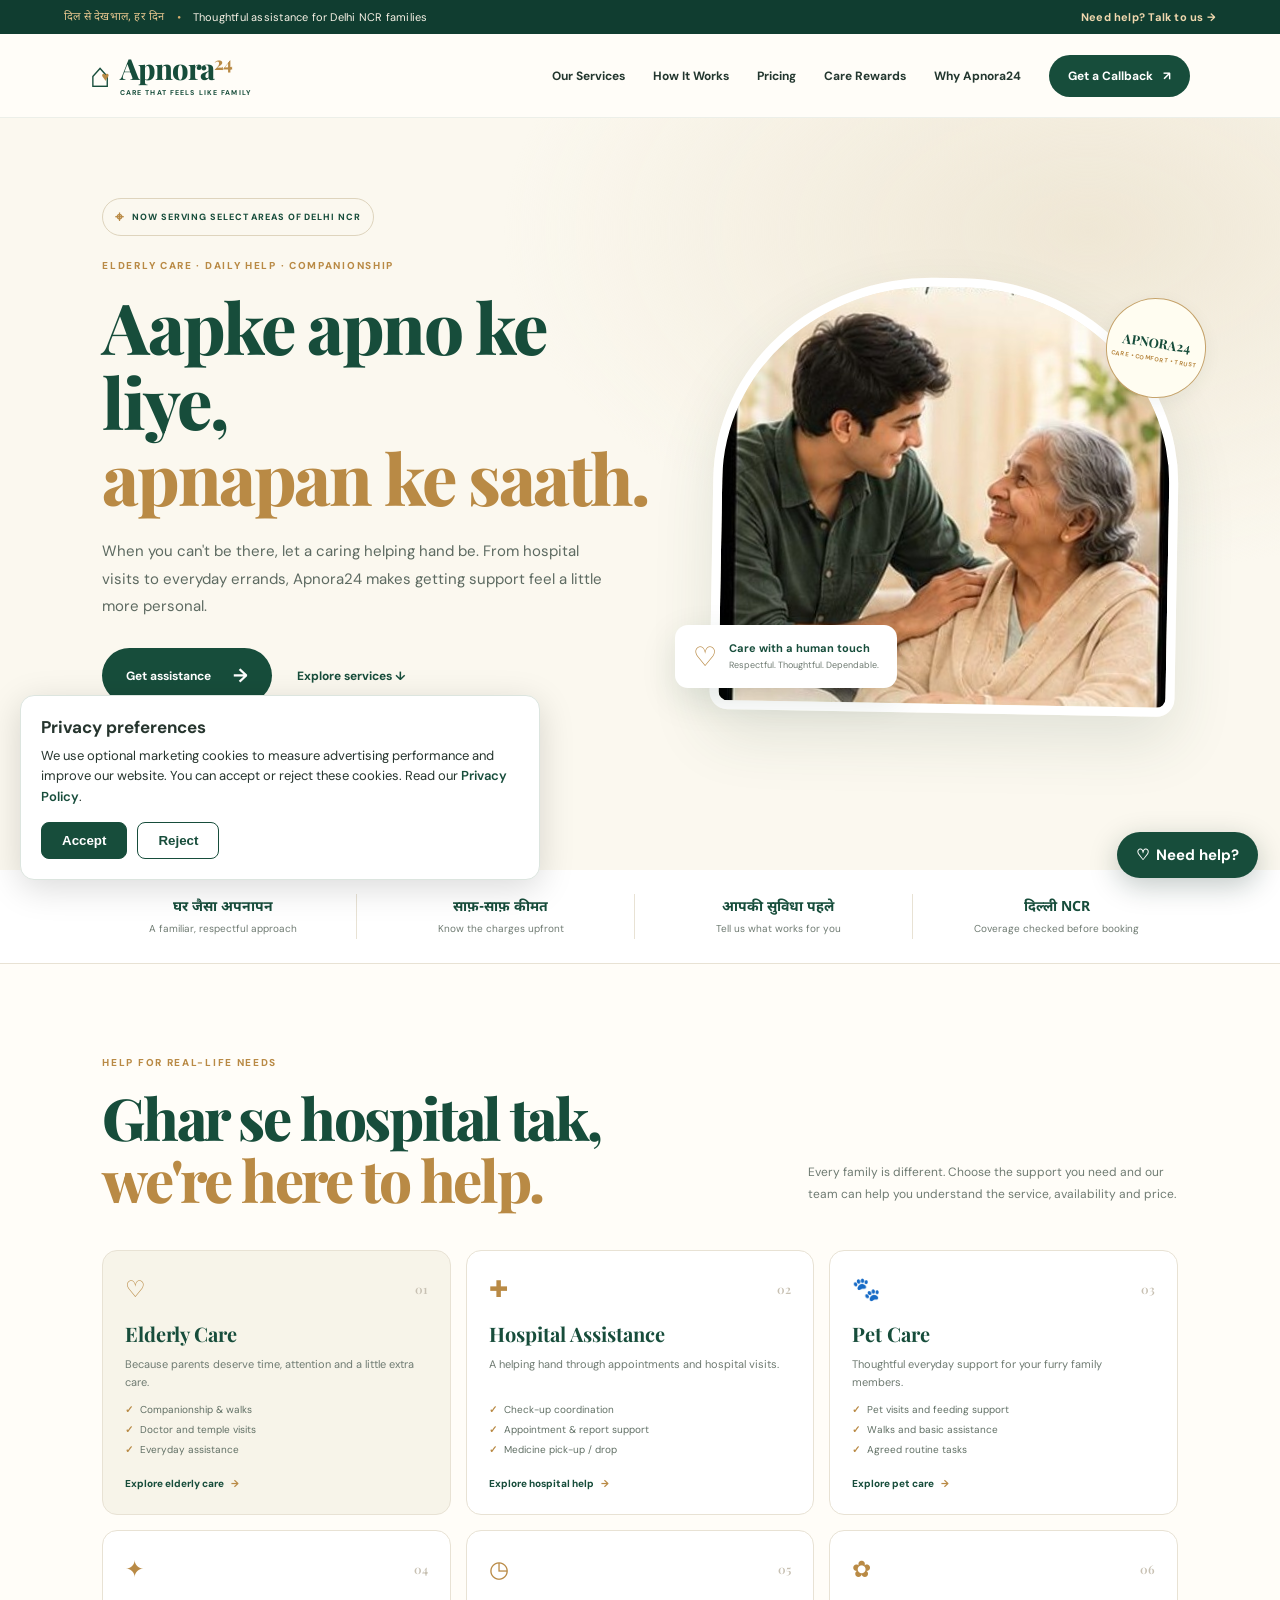
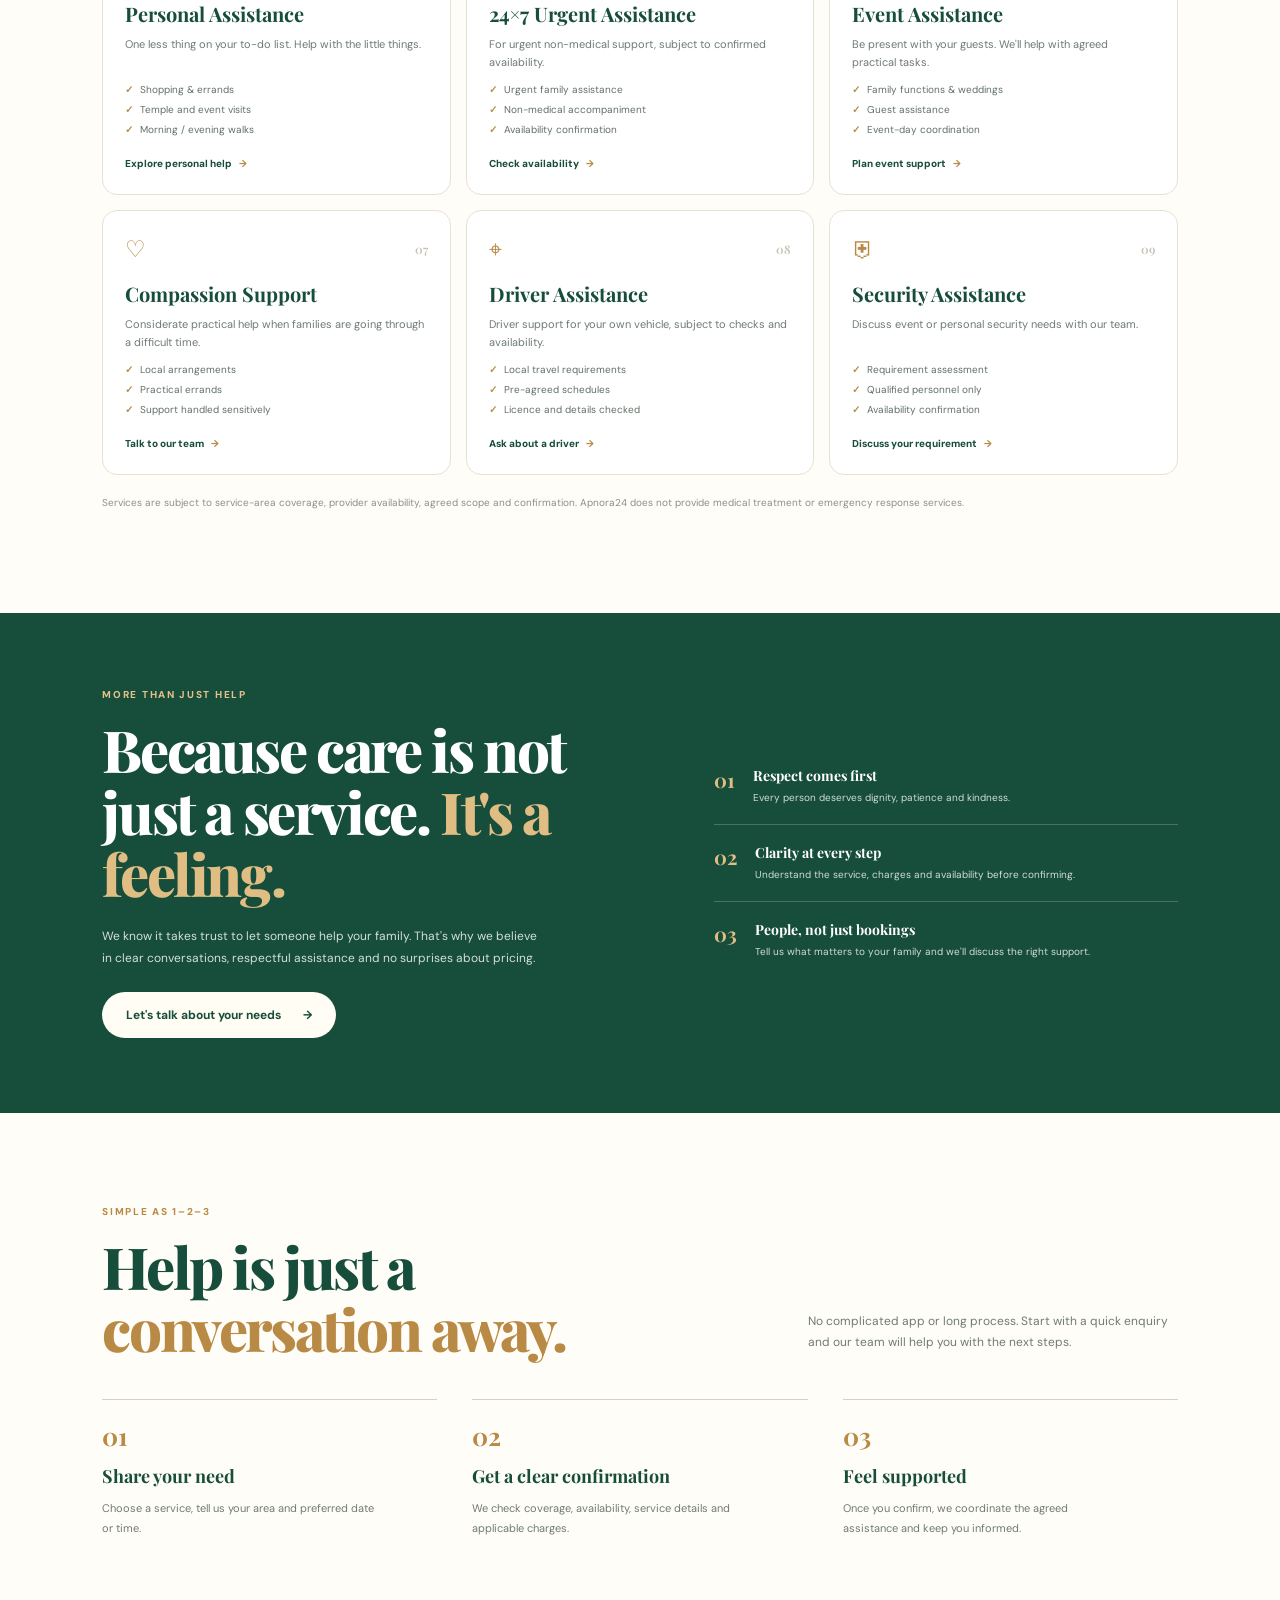
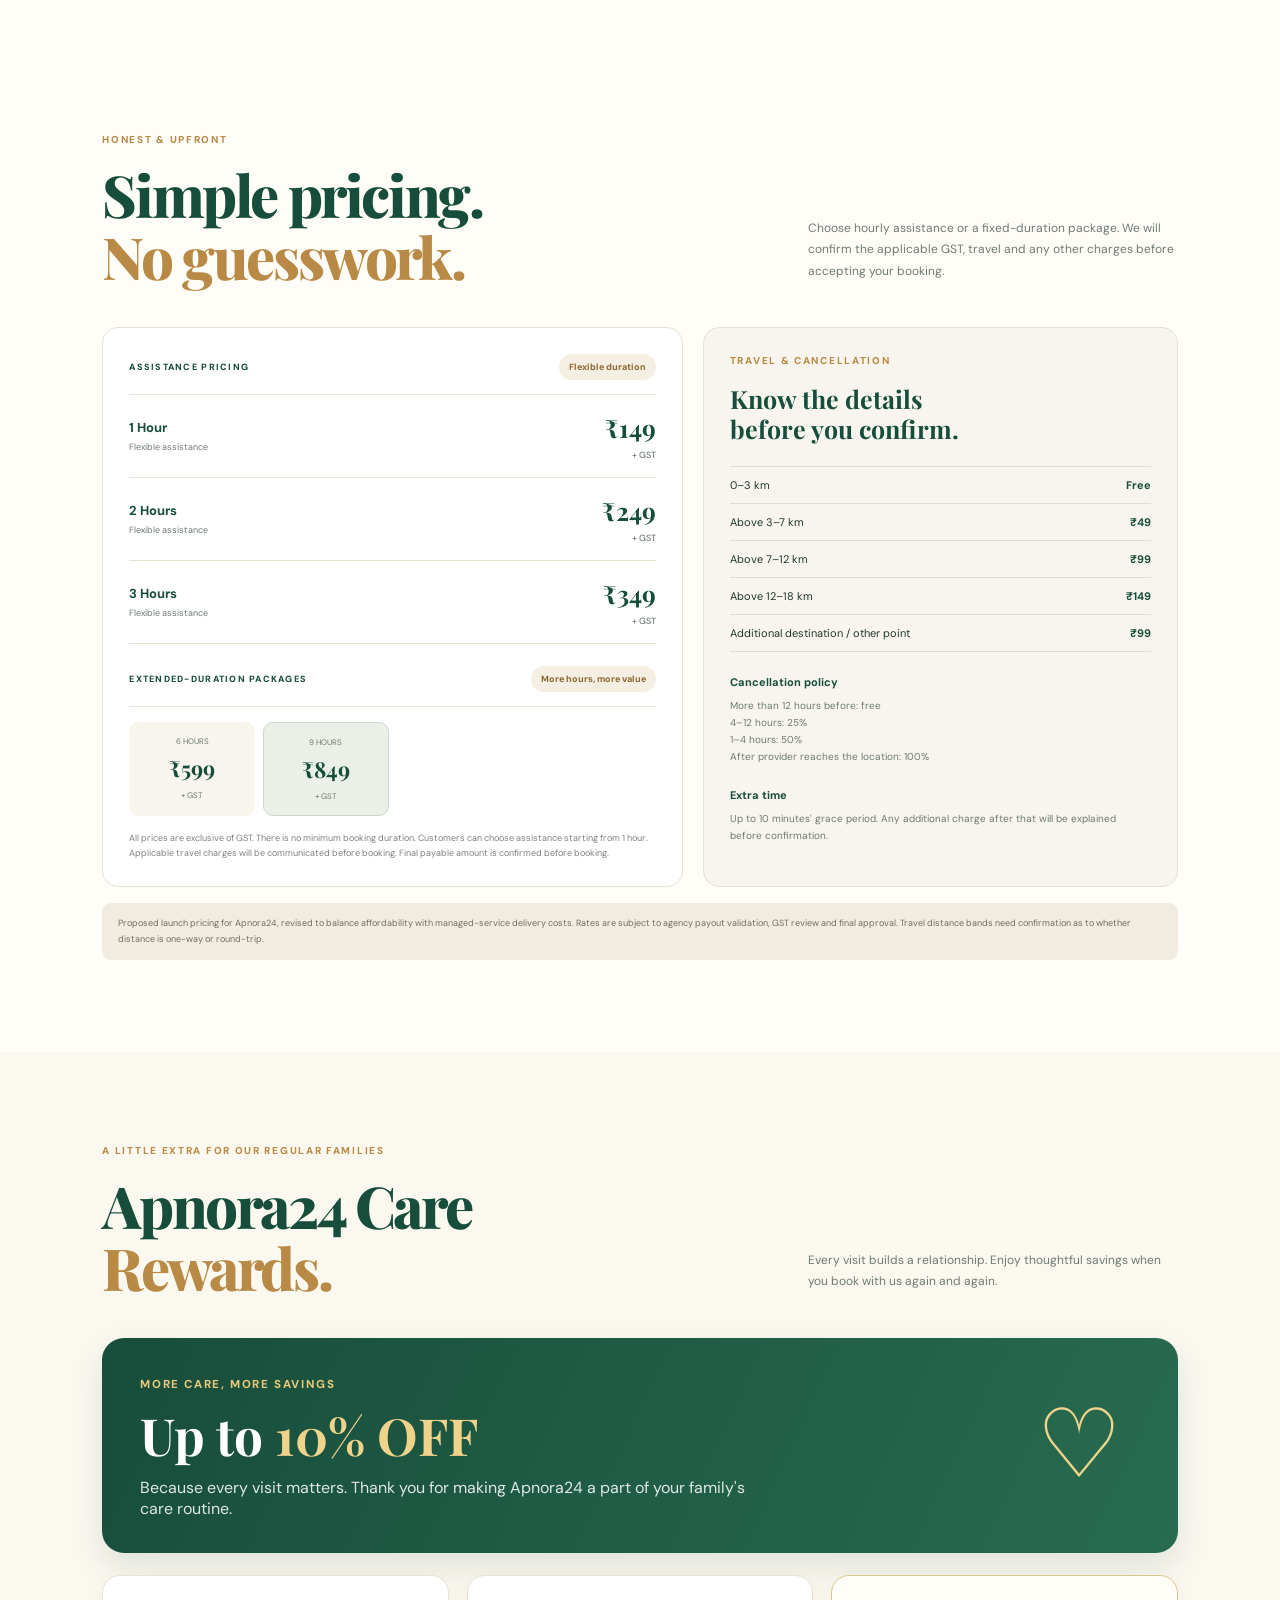
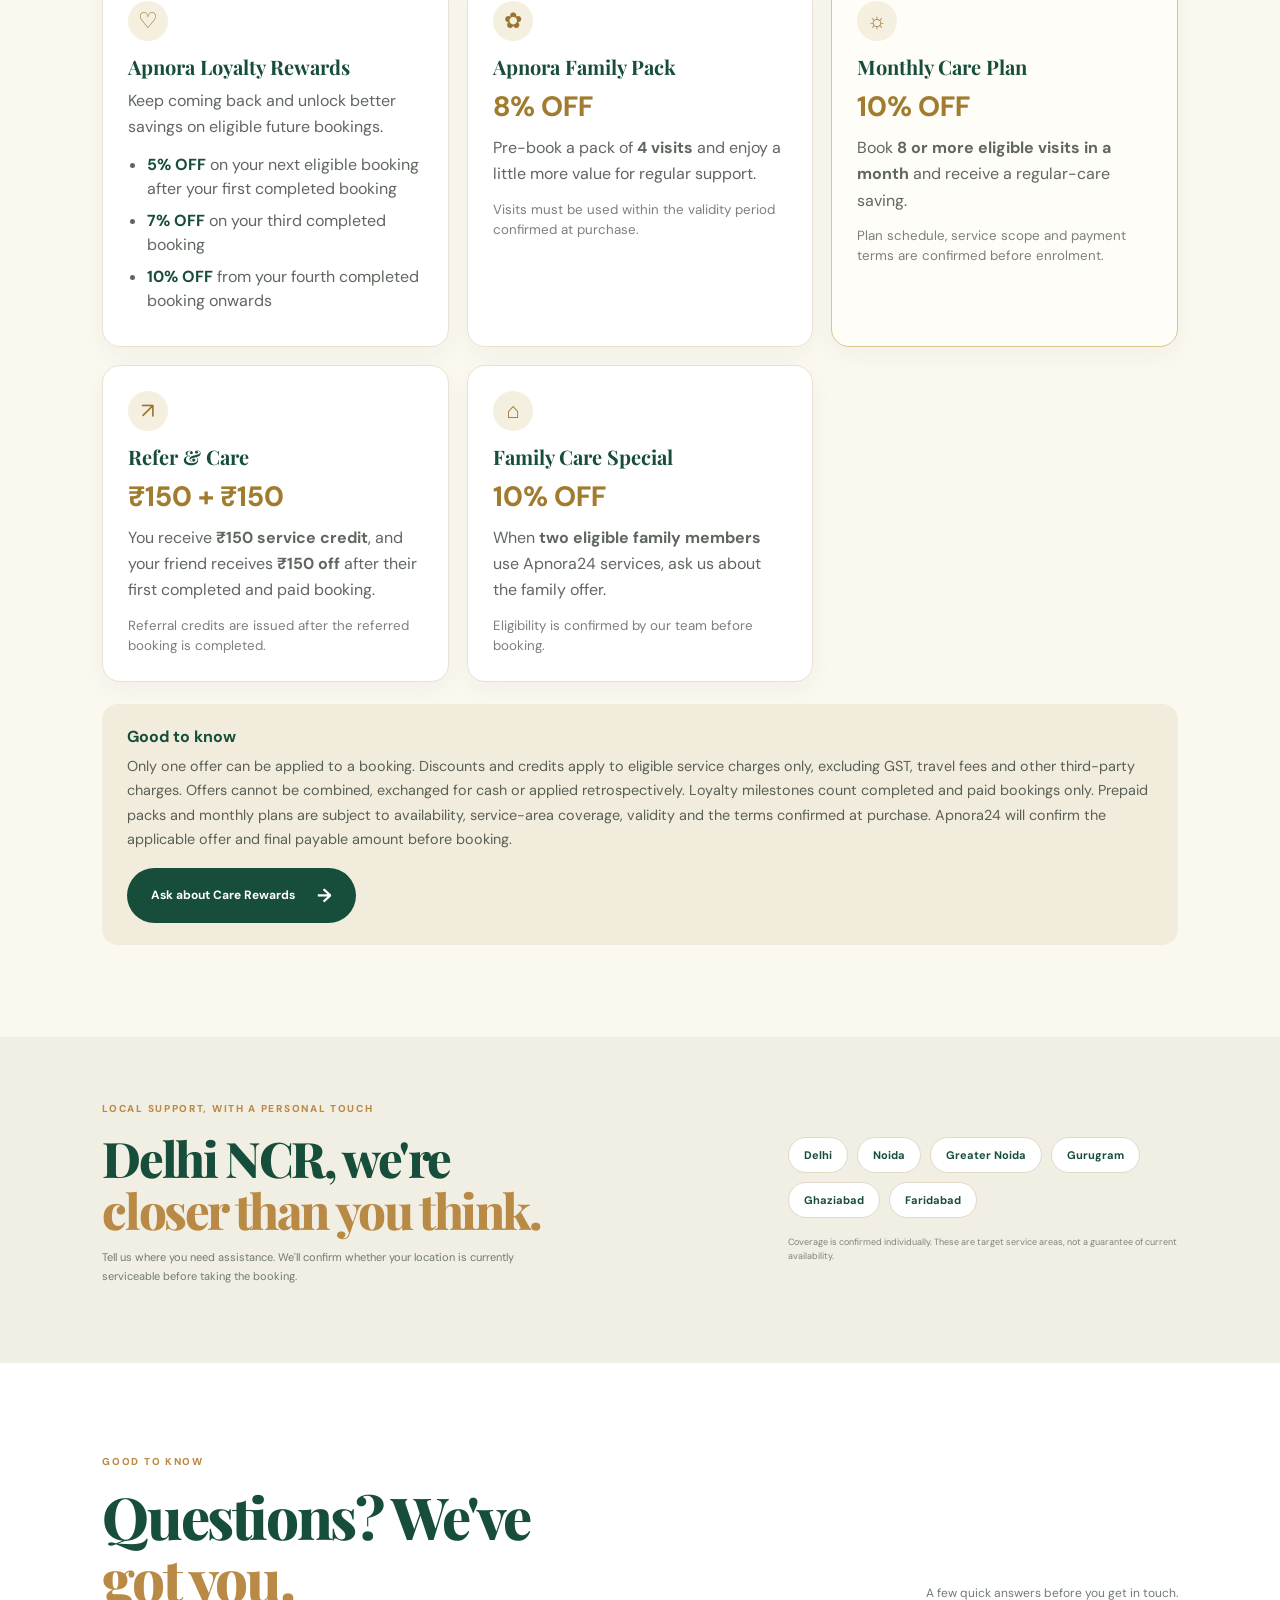
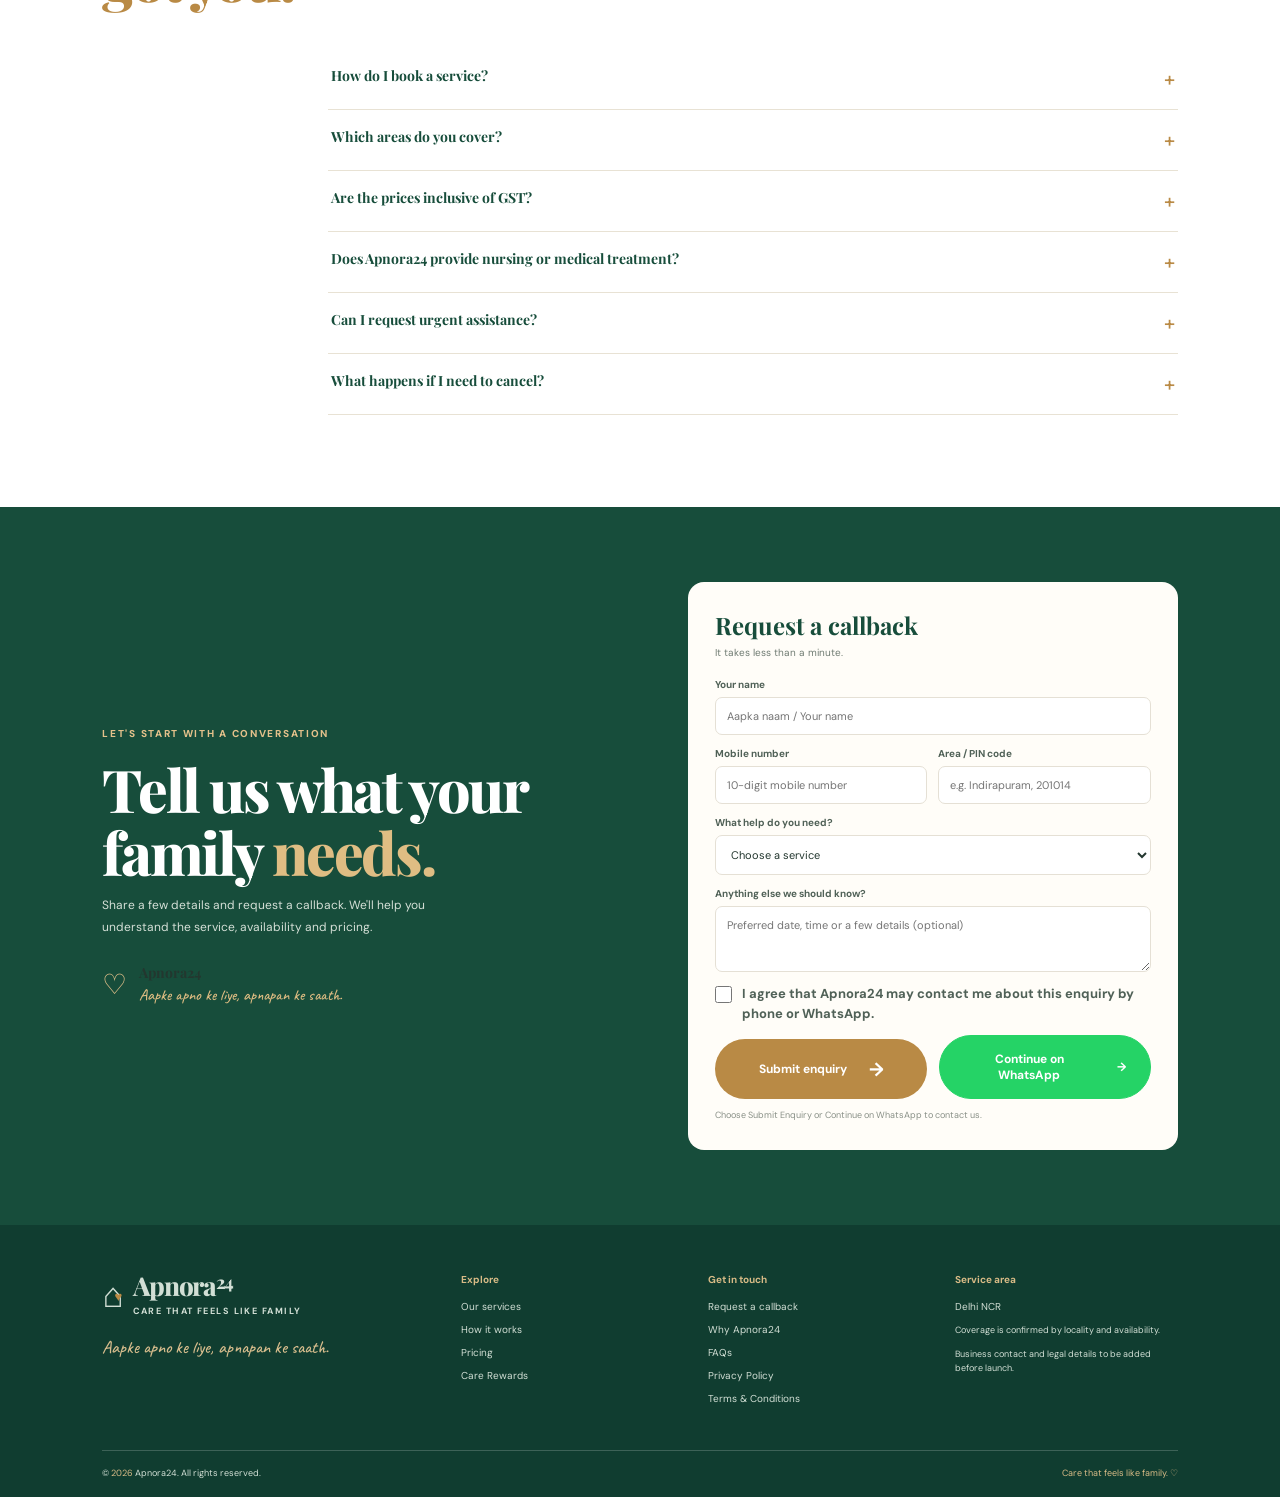
<file: apnora24-simple-netlify/index.html>
<!doctype html>
<html lang="en">
<head>
<meta charset="utf-8"><meta name="viewport" content="width=device-width, initial-scale=1">
<meta name="theme-color" content="#174d3b">
<meta name="robots" content="index, follow, max-image-preview:large">
<link rel="canonical" href="https://apnora24.in/">
<meta property="og:type" content="website">
<meta property="og:site_name" content="Apnora24">
<meta property="og:title" content="Apnora24 | Aapke apno ke liye, apnapan ke saath">
<meta property="og:description" content="Thoughtful elderly care, hospital assistance, pet care and everyday help for families across Delhi NCR.">
<meta property="og:url" content="https://apnora24.in/">
<meta property="og:image" content="https://apnora24.in/assets/care-companionship.jpg">
<meta property="og:image:alt" content="A warm moment between a caregiver and an elderly woman">
<meta name="twitter:card" content="summary_large_image">
<meta name="twitter:title" content="Apnora24 | Care that feels like family">
<meta name="twitter:description" content="Thoughtful assistance for families across Delhi NCR.">
<meta name="twitter:image" content="https://apnora24.in/assets/care-companionship.jpg">
<meta name="twitter:image:alt" content="A warm moment between a caregiver and an elderly woman">
<script type="application/ld+json">
{
  "@context": "https://schema.org",
  "@type": "Organization",
  "name": "Apnora24",
  "url": "https://apnora24.in/",
  "description": "Apnora24 provides non-clinical elderly care, hospital assistance, pet care and everyday assistance, subject to service-area coverage and availability.",
  "areaServed": {
    "@type": "AdministrativeArea",
    "name": "Delhi NCR, India"
  }
}
</script>
<meta name="description" content="Apnora24 brings thoughtful elderly care, hospital assistance, pet care and everyday help to families across Delhi NCR. Aapke apno ke liye, apnapan ke saath.">
<title>Apnora24 | Aapke apno ke liye, apnapan ke saath</title>
<link rel="preconnect" href="https://fonts.googleapis.com"><link rel="preconnect" href="https://fonts.gstatic.com" crossorigin>
<link href="https://fonts.googleapis.com/css2?family=DM+Sans:wght@400;500;600;700;800&family=Playfair+Display:wght@600;700;800&family=Noto+Sans+Devanagari:wght@400;500;600;700&family=Caveat:wght@500;600&display=swap" rel="stylesheet">
<link rel="stylesheet" href="styles.css?v=1.0.1">
<link rel="stylesheet" href="chat-widget.css?v=1.0.1">

<!-- Meta Pixel: consent-aware implementation -->
<script>
(function () {
  const PIXEL_ID = '1495235305780055';
  const CONSENT_KEY = 'apnora24_marketing_consent';

  function loadMetaPixel() {
    if (window.apnoraPixelLoaded) return;

    window.apnoraPixelLoaded = true;

    !function(f,b,e,v,n,t,s)
    {
      if(f.fbq)return;
      n=f.fbq=function(){
        n.callMethod ?
        n.callMethod.apply(n,arguments) : n.queue.push(arguments);
      };
      if(!f._fbq)f._fbq=n;
      n.push=n;
      n.loaded=true;
      n.version='2.0';
      n.queue=[];
      t=b.createElement(e);
      t.async=true;
      t.src=v;
      s=b.getElementsByTagName(e)[0];
      s.parentNode.insertBefore(t,s);
    }(window, document, 'script',
      'https://connect.facebook.net/en_US/fbevents.js');

    fbq('init', PIXEL_ID);
    fbq('track', 'PageView');
  }

  window.apnoraEnableMarketingTracking = function () {
    try {
      localStorage.setItem(CONSENT_KEY, 'accepted');
    } catch (e) {}

    loadMetaPixel();
  };

  window.apnoraRejectMarketingTracking = function () {
    try {
      localStorage.setItem(CONSENT_KEY, 'rejected');
    } catch (e) {}
  };

  try {
    if (localStorage.getItem(CONSENT_KEY) === 'accepted') {
      loadMetaPixel();
    }
  } catch (e) {}
})();
</script>
<!-- End consent-aware Meta Pixel -->
</head>
<body>
<div class="announcement"><span>दिल से देखभाल, हर दिन</span><i>•</i> Thoughtful assistance for Delhi NCR families <a href="#enquiry">Need help? Talk to us <b>→</b></a></div>
<header class="header">
  <a class="brand" href="#home" aria-label="Apnora24 home"><span class="brand-symbol">⌂<b>♥</b></span><span class="brand-name">Apnora<span>24</span><small>CARE THAT FEELS LIKE FAMILY</small></span></a>
  <button class="menu-toggle" aria-label="Open navigation" aria-expanded="false">☰</button>
  <nav class="nav"><a href="#services">Our Services</a><a href="#how">How It Works</a><a href="#pricing">Pricing</a><a href="#care-rewards">Care Rewards</a><a href="#why">Why Apnora24</a><a class="nav-cta" href="#enquiry">Get a Callback <span>↗</span></a></nav>
</header>

<main>
<section class="hero" id="home">
 <div class="hero-copy">
  <div class="location-pill"><span>⌖</span> NOW SERVING SELECT AREAS OF DELHI NCR</div>
  <div class="eyebrow">ELDERLY CARE · DAILY HELP · COMPANIONSHIP</div>
  <h1>Aapke apno ke liye,<br><em>apnapan ke saath.</em></h1>
  <p class="hero-lead">When you can't be there, let a caring helping hand be. From hospital visits to everyday errands, Apnora24 makes getting support feel a little more personal.</p>
  <div class="hero-actions"><a class="btn btn-primary" href="#enquiry">Get assistance <span>→</span></a><a class="text-link" href="#services">Explore services <span>↓</span></a></div>
  <div class="hero-assurance"><span>✓ Clear pricing before confirmation</span><span>✓ Support for everyday needs</span></div>
  <div class="hero-hindi">“Apno ka khayal, ab aur aasaan.”</div>
 </div>
 <div class="hero-visual"><div class="hero-photo"><img src="assets/care-companionship.jpg" alt="A warm moment between a caregiver and an elderly woman"></div><div class="floating-card"><span class="heart">♡</span><div><b>Care with a human touch</b><small>Respectful. Thoughtful. Dependable.</small></div></div><div class="round-stamp">APNORA24<br><small>CARE • COMFORT • TRUST</small></div></div>
</section>

<section class="quick-benefits"><div><b>घर जैसा अपनापन</b><span>A familiar, respectful approach</span></div><div><b>साफ़-साफ़ कीमत</b><span>Know the charges upfront</span></div><div><b>आपकी सुविधा पहले</b><span>Tell us what works for you</span></div><div><b>दिल्ली NCR</b><span>Coverage checked before booking</span></div></section>

<section class="section services-section" id="services">
 <div class="section-heading"><div><div class="eyebrow">HELP FOR REAL-LIFE NEEDS</div><h2>Ghar se hospital tak,<br><em>we're here to help.</em></h2></div><p>Every family is different. Choose the support you need and our team can help you understand the service, availability and price.</p></div>
 <div class="service-grid">
  <article class="service-card featured"><div class="service-top"><span class="service-icon">♡</span><span class="service-number">01</span></div><h3>Elderly Care</h3><p>Because parents deserve time, attention and a little extra care.</p><ul><li>Companionship & walks</li><li>Doctor and temple visits</li><li>Everyday assistance</li></ul><a href="#enquiry">Explore elderly care <span>→</span></a></article>
  <article class="service-card"><div class="service-top"><span class="service-icon">✚</span><span class="service-number">02</span></div><h3>Hospital Assistance</h3><p>A helping hand through appointments and hospital visits.</p><ul><li>Check-up coordination</li><li>Appointment & report support</li><li>Medicine pick-up / drop</li></ul><a href="#enquiry">Explore hospital help <span>→</span></a></article>
  <article class="service-card"><div class="service-top"><span class="service-icon">🐾</span><span class="service-number">03</span></div><h3>Pet Care</h3><p>Thoughtful everyday support for your furry family members.</p><ul><li>Pet visits and feeding support</li><li>Walks and basic assistance</li><li>Agreed routine tasks</li></ul><a href="#enquiry">Explore pet care <span>→</span></a></article>
  <article class="service-card"><div class="service-top"><span class="service-icon">✦</span><span class="service-number">04</span></div><h3>Personal Assistance</h3><p>One less thing on your to-do list. Help with the little things.</p><ul><li>Shopping & errands</li><li>Temple and event visits</li><li>Morning / evening walks</li></ul><a href="#enquiry">Explore personal help <span>→</span></a></article>
  <article class="service-card"><div class="service-top"><span class="service-icon">◷</span><span class="service-number">05</span></div><h3>24×7 Urgent Assistance</h3><p>For urgent non-medical support, subject to confirmed availability.</p><ul><li>Urgent family assistance</li><li>Non-medical accompaniment</li><li>Availability confirmation</li></ul><a href="#enquiry">Check availability <span>→</span></a></article>
  <article class="service-card"><div class="service-top"><span class="service-icon">✿</span><span class="service-number">06</span></div><h3>Event Assistance</h3><p>Be present with your guests. We'll help with agreed practical tasks.</p><ul><li>Family functions & weddings</li><li>Guest assistance</li><li>Event-day coordination</li></ul><a href="#enquiry">Plan event support <span>→</span></a></article>
  <article class="service-card"><div class="service-top"><span class="service-icon">♡</span><span class="service-number">07</span></div><h3>Compassion Support</h3><p>Considerate practical help when families are going through a difficult time.</p><ul><li>Local arrangements</li><li>Practical errands</li><li>Support handled sensitively</li></ul><a href="#enquiry">Talk to our team <span>→</span></a></article>
  <article class="service-card"><div class="service-top"><span class="service-icon">⌖</span><span class="service-number">08</span></div><h3>Driver Assistance</h3><p>Driver support for your own vehicle, subject to checks and availability.</p><ul><li>Local travel requirements</li><li>Pre-agreed schedules</li><li>Licence and details checked</li></ul><a href="#enquiry">Ask about a driver <span>→</span></a></article>
  <article class="service-card"><div class="service-top"><span class="service-icon">⛨</span><span class="service-number">09</span></div><h3>Security Assistance</h3><p>Discuss event or personal security needs with our team.</p><ul><li>Requirement assessment</li><li>Qualified personnel only</li><li>Availability confirmation</li></ul><a href="#enquiry">Discuss your requirement <span>→</span></a></article>
 </div>
 <p class="section-footnote">Services are subject to service-area coverage, provider availability, agreed scope and confirmation. Apnora24 does not provide medical treatment or emergency response services.</p>
</section>

<section class="family-banner" id="why"><div class="family-copy"><div class="eyebrow light">MORE THAN JUST HELP</div><h2>Because care is not<br>just a service. <em>It's a feeling.</em></h2><p>We know it takes trust to let someone help your family. That's why we believe in clear conversations, respectful assistance and no surprises about pricing.</p><a class="btn btn-light" href="#enquiry">Let's talk about your needs <span>→</span></a></div><div class="family-points"><div><b>01</b><span><strong>Respect comes first</strong><small>Every person deserves dignity, patience and kindness.</small></span></div><div><b>02</b><span><strong>Clarity at every step</strong><small>Understand the service, charges and availability before confirming.</small></span></div><div><b>03</b><span><strong>People, not just bookings</strong><small>Tell us what matters to your family and we'll discuss the right support.</small></span></div></div></section>

<section class="section how-section" id="how"><div class="section-heading"><div><div class="eyebrow">SIMPLE AS 1–2–3</div><h2>Help is just a<br><em>conversation away.</em></h2></div><p>No complicated app or long process. Start with a quick enquiry and our team will help you with the next steps.</p></div><div class="steps"><div><span>01</span><h3>Share your need</h3><p>Choose a service, tell us your area and preferred date or time.</p></div><div><span>02</span><h3>Get a clear confirmation</h3><p>We check coverage, availability, service details and applicable charges.</p></div><div><span>03</span><h3>Feel supported</h3><p>Once you confirm, we coordinate the agreed assistance and keep you informed.</p></div></div></section>

<section class="section pricing-section" id="pricing"><div class="section-heading"><div><div class="eyebrow">HONEST & UPFRONT</div><h2>Simple pricing.<br><em>No guesswork.</em></h2></div><p>Choose hourly assistance or a fixed-duration package. We will confirm the applicable GST, travel and any other charges before accepting your booking.</p></div>
 <div class="pricing-layout">
    <div class="price-panel">
      <div class="price-panel-head"><span>ASSISTANCE PRICING</span><span class="price-tag">Flexible duration</span></div>
      <div class="hourly-row"><div><strong>1 Hour</strong><small>Flexible assistance</small></div><div class="price">₹149<small>+ GST</small></div></div>
      <div class="hourly-row"><div><strong>2 Hours</strong><small>Flexible assistance</small></div><div class="price">₹249<small>+ GST</small></div></div>
      <div class="hourly-row"><div><strong>3 Hours</strong><small>Flexible assistance</small></div><div class="price">₹349<small>+ GST</small></div></div>
      <div class="price-panel-head package-title"><span>EXTENDED-DURATION PACKAGES</span><span class="price-tag">More hours, more value</span></div>
      <div class="package-grid"><div class="package"><small>6 HOURS</small><strong>₹599</strong><span>+ GST</span></div><div class="package best"><small>9 HOURS</small><strong>₹849</strong><span>+ GST</span></div></div>
      <p class="price-note">All prices are exclusive of GST. There is no minimum booking duration. Customers can choose assistance starting from 1 hour. Applicable travel charges will be communicated before booking. Final payable amount is confirmed before booking.</p>
    </div>
    <div class="fees-panel"><div class="eyebrow">TRAVEL & CANCELLATION</div><h3>Know the details<br>before you confirm.</h3><div class="fee-list"><div><span>0–3 km</span><b>Free</b></div><div><span>Above 3–7 km</span><b>₹49</b></div><div><span>Above 7–12 km</span><b>₹99</b></div><div><span>Above 12–18 km</span><b>₹149</b></div><div><span>Additional destination / other point</span><b>₹99</b></div></div><div class="policy-mini"><strong>Cancellation policy</strong><p>More than 12 hours before: free<br>4–12 hours: 25%<br>1–4 hours: 50%<br>After provider reaches the location: 100%</p></div><div class="policy-mini"><strong>Extra time</strong><p>Up to 10 minutes' grace period. Any additional charge after that will be explained before confirmation.</p></div></div></div>
 <div class="pricing-disclaimer">Proposed launch pricing for Apnora24, revised to balance affordability with managed-service delivery costs. Rates are subject to agency payout validation, GST review and final approval. Travel distance bands need confirmation as to whether distance is one-way or round-trip.</div>
</section>

<section class="section rewards-section" id="care-rewards">
  <div class="section-heading">
    <div>
      <div class="eyebrow">A LITTLE EXTRA FOR OUR REGULAR FAMILIES</div>
      <h2>Apnora24 Care<br><em>Rewards.</em></h2>
    </div>
    <p>Every visit builds a relationship. Enjoy thoughtful savings when you book with us again and again.</p>
  </div>

  <div class="rewards-hero">
    <div>
      <span class="rewards-kicker">MORE CARE, MORE SAVINGS</span>
      <h3>Up to <strong>10% OFF</strong></h3>
      <p>Because every visit matters. Thank you for making Apnora24 a part of your family's care routine.</p>
    </div>
    <div class="rewards-heart" aria-hidden="true">♡</div>
  </div>

  <div class="rewards-grid">
    <article class="reward-card">
      <span class="reward-icon">♡</span>
      <h3>Apnora Loyalty Rewards</h3>
      <p>Keep coming back and unlock better savings on eligible future bookings.</p>
      <ul>
        <li><strong>5% OFF</strong> on your next eligible booking after your first completed booking</li>
        <li><strong>7% OFF</strong> on your third completed booking</li>
        <li><strong>10% OFF</strong> from your fourth completed booking onwards</li>
      </ul>
    </article>

    <article class="reward-card">
      <span class="reward-icon">✿</span>
      <h3>Apnora Family Pack</h3>
      <div class="reward-offer">8% OFF</div>
      <p>Pre-book a pack of <strong>4 visits</strong> and enjoy a little more value for regular support.</p>
      <small>Visits must be used within the validity period confirmed at purchase.</small>
    </article>

    <article class="reward-card featured-reward">
      <span class="reward-icon">☼</span>
      <h3>Monthly Care Plan</h3>
      <div class="reward-offer">10% OFF</div>
      <p>Book <strong>8 or more eligible visits in a month</strong> and receive a regular-care saving.</p>
      <small>Plan schedule, service scope and payment terms are confirmed before enrolment.</small>
    </article>

    <article class="reward-card">
      <span class="reward-icon">↗</span>
      <h3>Refer & Care</h3>
      <div class="reward-offer">₹150 + ₹150</div>
      <p>You receive <strong>₹150 service credit</strong>, and your friend receives <strong>₹150 off</strong> after their first completed and paid booking.</p>
      <small>Referral credits are issued after the referred booking is completed.</small>
    </article>

    <article class="reward-card">
      <span class="reward-icon">⌂</span>
      <h3>Family Care Special</h3>
      <div class="reward-offer">10% OFF</div>
      <p>When <strong>two eligible family members</strong> use Apnora24 services, ask us about the family offer.</p>
      <small>Eligibility is confirmed by our team before booking.</small>
    </article>
  </div>

  <div class="rewards-terms">
    <strong>Good to know</strong>
    <p>Only one offer can be applied to a booking. Discounts and credits apply to eligible service charges only, excluding GST, travel fees and other third-party charges. Offers cannot be combined, exchanged for cash or applied retrospectively. Loyalty milestones count completed and paid bookings only. Prepaid packs and monthly plans are subject to availability, service-area coverage, validity and the terms confirmed at purchase. Apnora24 will confirm the applicable offer and final payable amount before booking.</p>
    <a class="btn btn-primary" href="#enquiry">Ask about Care Rewards <span>→</span></a>
  </div>
</section>


<section class="ncr-section"><div><div class="eyebrow">LOCAL SUPPORT, WITH A PERSONAL TOUCH</div><h2>Delhi NCR, we're<br><em>closer than you think.</em></h2><p>Tell us where you need assistance. We'll confirm whether your location is currently serviceable before taking the booking.</p></div><div class="area-chips"><span>Delhi</span><span>Noida</span><span>Greater Noida</span><span>Gurugram</span><span>Ghaziabad</span><span>Faridabad</span><small>Coverage is confirmed individually. These are target service areas, not a guarantee of current availability.</small></div></section>

<section class="faq-section section" id="faq"><div class="section-heading"><div><div class="eyebrow">GOOD TO KNOW</div><h2>Questions? We've<br><em>got you.</em></h2></div><p>A few quick answers before you get in touch.</p></div><div class="faq-list">
 <details><summary>How do I book a service?</summary><p>Send an enquiry through the form or WhatsApp once the official number is connected. Our team will confirm service details, coverage, availability and price before accepting the booking.</p></details>
 <details><summary>Which areas do you cover?</summary><p>Apnora24 is being set up for Delhi NCR. Service availability is checked by locality and schedule, so please share your PIN code or area with your enquiry.</p></details>
 <details><summary>Are the prices inclusive of GST?</summary><p>The hourly rates shown are marked as plus GST. For fixed packages, applicable GST and any travel charges will be clarified in the final quote before confirmation.</p></details>
 <details><summary>Does Apnora24 provide nursing or medical treatment?</summary><p>No. The services described on this website are assistance services, not diagnosis, nursing procedures, medical treatment or ambulance services. Any regulated clinical service would require a separately approved and appropriately qualified service model.</p></details>
 <details><summary>Can I request urgent assistance?</summary><p>You can enquire about urgent non-medical assistance. It is subject to actual team and provider availability and is not an emergency medical response service. For emergencies in India, call 112.</p></details>
 <details><summary>What happens if I need to cancel?</summary><p>The proposed cancellation schedule is shown in the pricing section. The applicable policy and amount will be shared during confirmation. Please verify the final approved policy before placing a booking.</p></details>
 </div></section>

<section class="enquiry-section" id="enquiry"><div class="enquiry-copy"><div class="eyebrow light">LET'S START WITH A CONVERSATION</div><h2>Tell us what your<br>family <em>needs.</em></h2><p>Share a few details and request a callback. We'll help you understand the service, availability and pricing.</p><div class="contact-promise"><span>♡</span><div><b>Apnora24</b><small>Aapke apno ke liye, apnapan ke saath.</small></div></div></div>
 <form class="enquiry-form" id="enquiryForm" name="apnora24-enquiry" method="POST" data-netlify="true" netlify-honeypot="bot-field">
  <input type="hidden" name="form-name" value="apnora24-enquiry">
  <p class="apnora-honeypot" aria-hidden="true"><label>Leave this field empty <input name="bot-field" tabindex="-1" autocomplete="off"></label></p>
  <input type="hidden" name="subject" value="New Apnora24 website enquiry">
  <h3>Request a callback</h3><p class="form-intro">It takes less than a minute.</p>
  <label>Your name<input name="name" required maxlength="100" placeholder="Aapka naam / Your name"></label>
  <div class="form-row"><label>Mobile number<input name="phone" required inputmode="numeric" pattern="[6-9][0-9]{9}" maxlength="10" placeholder="10-digit mobile number"></label><label>Area / PIN code<input name="area" required maxlength="120" placeholder="e.g. Indirapuram, 201014"></label></div>
  <label>What help do you need?<select name="service" required><option value="">Choose a service</option><option>Elderly Care</option><option>Hospital Assistance</option><option>Pet Care</option><option>Personal Assistance</option><option>24×7 Urgent Assistance</option><option>Event Assistance</option><option>Compassion Support</option><option>Driver Assistance</option><option>Security Assistance</option></select></label>
  <label>Anything else we should know?<textarea name="message" rows="3" maxlength="1000" placeholder="Preferred date, time or a few details (optional)"></textarea></label>
  <label class="apnora-consent"><input type="checkbox" name="contactConsent" value="Yes" required><span>I agree that Apnora24 may contact me about this enquiry by phone or WhatsApp.</span></label>
  <div class="form-actions">
  <button class="btn btn-gold" type="submit">
    Submit enquiry <span>→</span>
  </button>

  <button
    class="btn btn-whatsapp"
    type="button"
    id="whatsappEnquiryButton"
  >
    Continue on WhatsApp <span>→</span>
  </button>
</div>

<p class="form-hint" id="formHint" role="status" aria-live="polite">
  Choose Submit Enquiry or Continue on WhatsApp to contact us.
</p>
 </form></section>
</main>
<footer class="footer"><div class="footer-brand"><a class="brand brand-footer" href="#home"><span class="brand-symbol">⌂<b>♥</b></span><span class="brand-name">Apnora<span>24</span><small>CARE THAT FEELS LIKE FAMILY</small></span></a><p>Aapke apno ke liye, apnapan ke saath.</p></div><div><strong>Explore</strong><a href="#services">Our services</a><a href="#how">How it works</a><a href="#pricing">Pricing</a><a href="#care-rewards">Care Rewards</a></div><div><strong>Get in touch</strong><a href="#enquiry">Request a callback</a><a href="#why">Why Apnora24</a><a href="#faq">FAQs</a><a href="privacy-policy.html">Privacy Policy</a><a href="terms.html">Terms &amp; Conditions</a></div><div><strong>Service area</strong><span>Delhi NCR</span><small>Coverage is confirmed by locality and availability.</small><small>Business contact and legal details to be added before launch.</small></div><div class="footer-bottom"><span>© <span id="year"></span> Apnora24. All rights reserved.</span><span>Care that feels like family. ♡</span></div></footer>

<div class="apnora-chat" id="apnoraChat">
  <button class="apnora-chat-launch" id="apnoraChatLaunch" type="button" aria-expanded="false" aria-controls="apnoraChatPanel" aria-label="Open Apnora24 website assistant">♡ <span>Need help?</span></button>
  <section class="apnora-chat-panel" id="apnoraChatPanel" aria-label="Apnora24 help assistant" hidden>
    <header class="apnora-chat-header"><div><strong>Apnora24 Assistant</strong><small>Instant answers · Website help</small></div><button id="apnoraChatClose" type="button" aria-label="Close chat">×</button></header>
    <div class="apnora-chat-messages" id="apnoraChatMessages" aria-live="polite" aria-relevant="additions"><div class="apnora-chat-bubble bot">Namaste! 👋 Welcome to Apnora24. I can help you understand our services, prices, Care Rewards and Delhi NCR coverage. You can also request a callback or continue on WhatsApp.</div></div>
    <div class="apnora-chat-quick" id="apnoraChatQuick" aria-label="Suggested questions"><button type="button" data-chat-action="services">Our services</button><button type="button" data-chat-action="pricing">Pricing</button><button type="button" data-chat-action="rewards">Care Rewards</button><button type="button" data-chat-action="areas">Service areas</button><button type="button" data-chat-action="booking">Request callback</button><button type="button" data-chat-action="whatsapp">WhatsApp</button></div>
    <form class="apnora-chat-input" id="apnoraChatForm"><input id="apnoraChatInput" type="text" maxlength="300" autocomplete="off" placeholder="Type your question..." aria-label="Type your question" required><button type="submit" aria-label="Send message">➤</button></form>
    <p class="apnora-chat-foot">Automated website assistant, not a live agent. For medical emergencies in India, call 112.</p>
  </section>
</div>

<script src="config.js?v=1.0.1"></script><script src="script.js?v=1.0.1"></script>

<!-- Marketing cookie consent -->
<div id="apnoraCookieBanner" class="cookie-banner" hidden>
  <div>
    <strong>Privacy preferences</strong>
    <p>
      We use optional marketing cookies to measure advertising
      performance and improve our website. You can accept or reject
      these cookies. Read our
      <a href="privacy-policy.html">Privacy Policy</a>.
    </p>
  </div>

  <div class="cookie-actions">
    <button type="button" id="apnoraAcceptCookies">
      Accept
    </button>

    <button type="button" id="apnoraRejectCookies">
      Reject
    </button>
  </div>
</div>
</body></html>
</file>
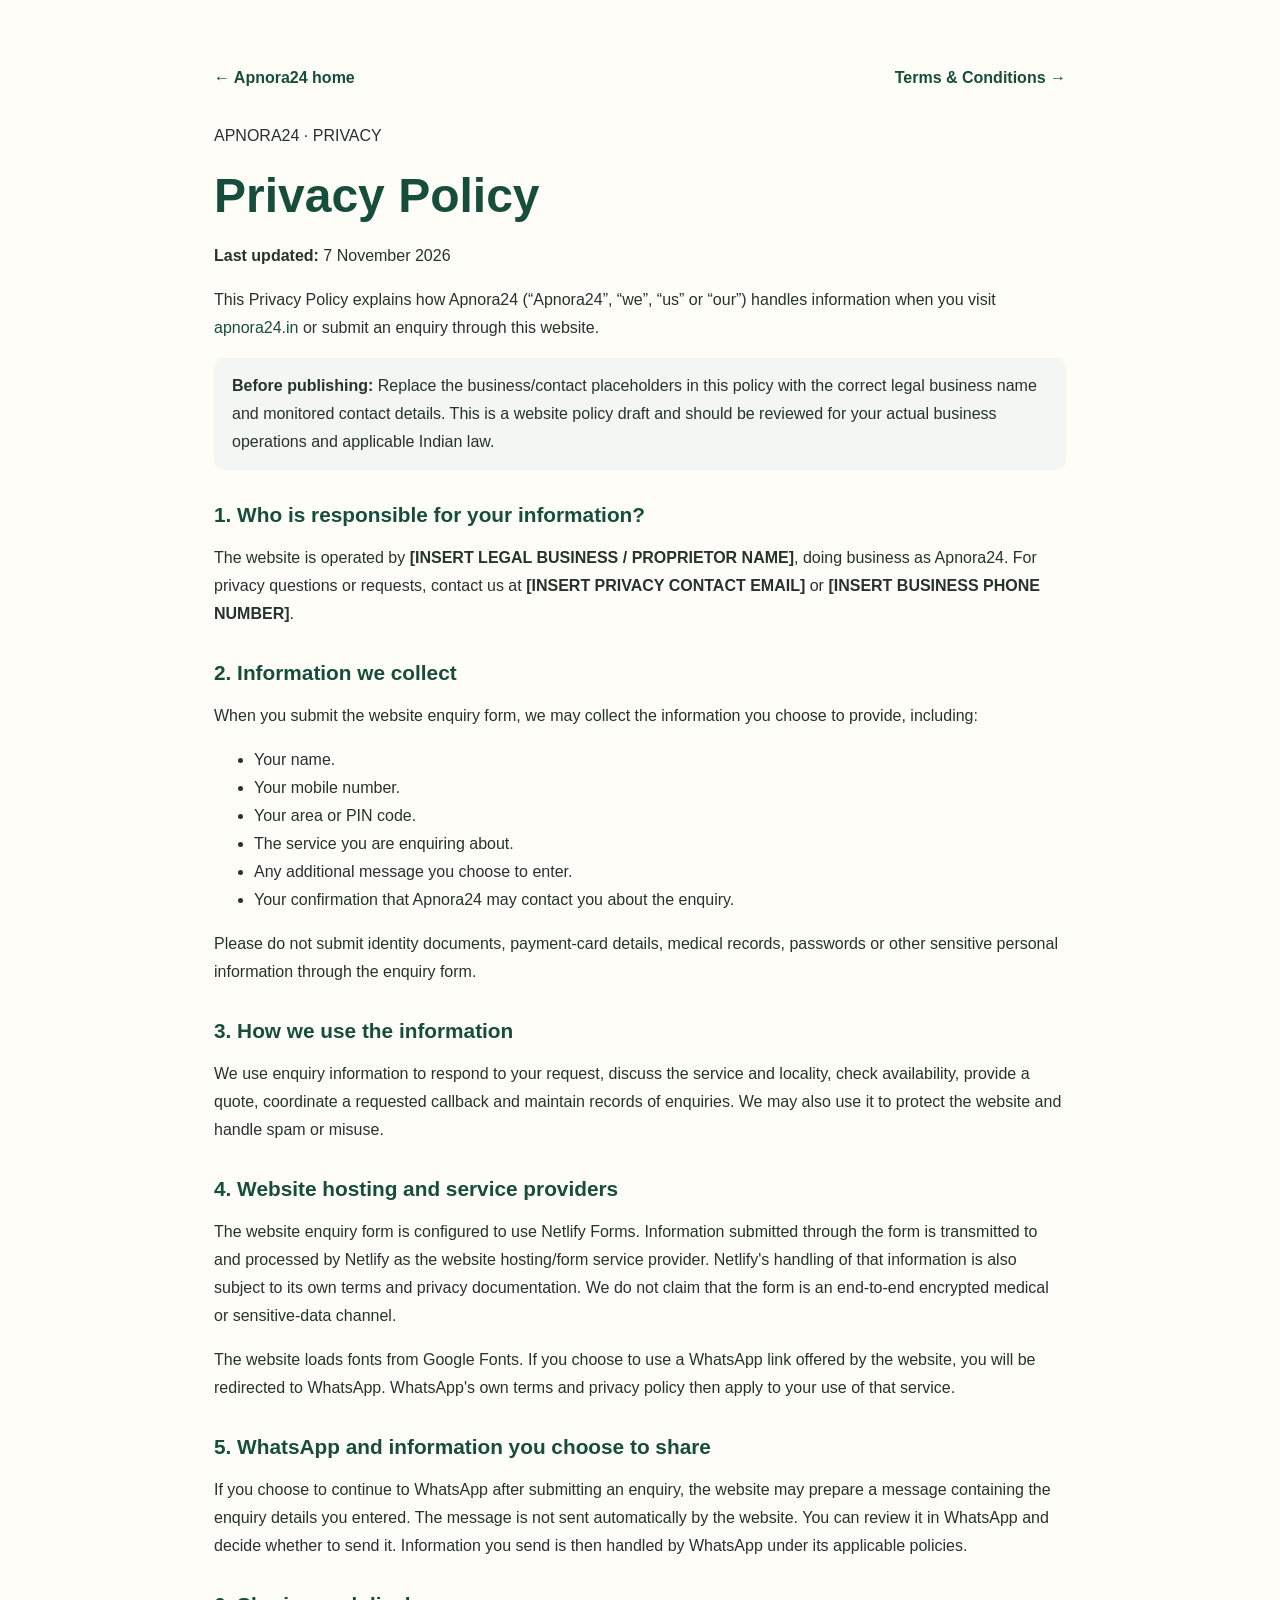
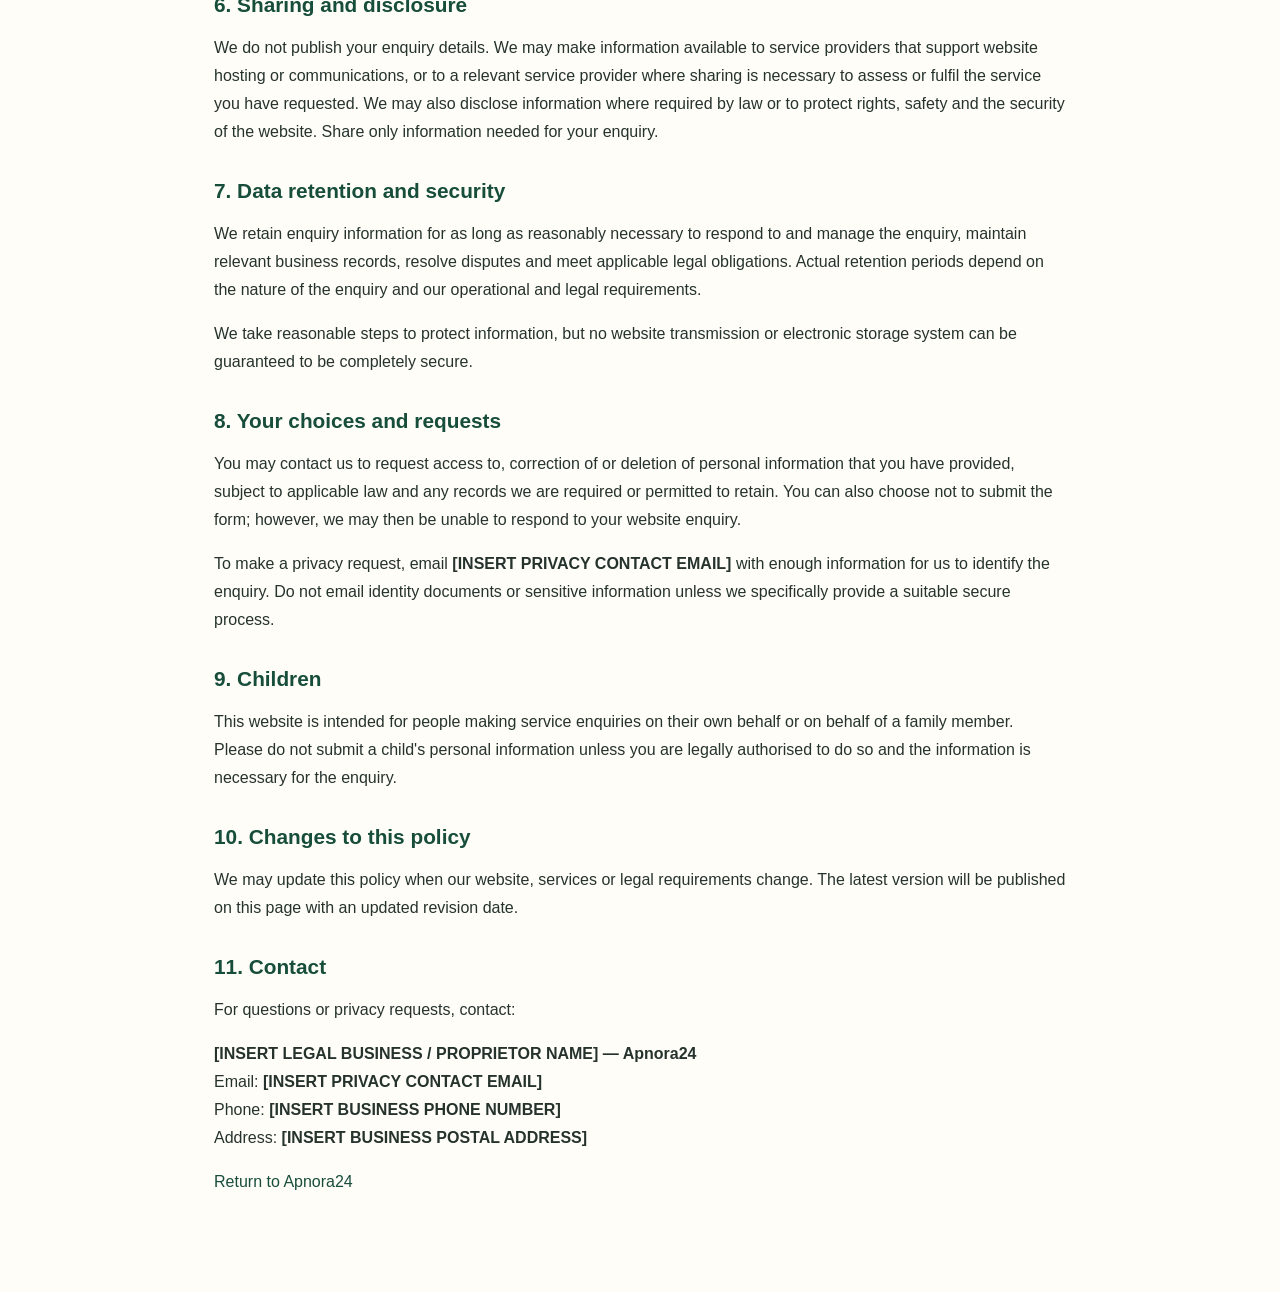
<file: apnora24-simple-netlify/privacy-policy.html>
<!doctype html>
<html lang="en">
<head>
  <meta charset="utf-8">
  <meta name="viewport" content="width=device-width, initial-scale=1">
  <meta name="theme-color" content="#174d3b">
  <title>Privacy Policy | Apnora24</title>
  <meta name="description" content="Read how Apnora24 collects, uses and protects information submitted through its website enquiry form.">
  <meta name="robots" content="index, follow">
  <link rel="canonical" href="https://apnora24.in/privacy-policy.html">
  <meta property="og:type" content="website">
  <meta property="og:site_name" content="Apnora24">
  <meta property="og:title" content="Privacy Policy | Apnora24">
  <meta property="og:description" content="How Apnora24 handles information submitted through its website.">
  <meta property="og:url" content="https://apnora24.in/privacy-policy.html">
  <meta property="og:image" content="https://apnora24.in/assets/care-companionship.jpg">
  <link rel="stylesheet" href="styles.css">
  <style>
    .legal-page{max-width:900px;margin:0 auto;padding:64px 24px 80px;color:#26332d;line-height:1.75}
    .legal-page h1,.legal-page h2{color:#174d3b;line-height:1.25}
    .legal-page h1{font-size:clamp(2rem,5vw,3rem);margin:12px 0}
    .legal-page h2{font-size:1.3rem;margin:32px 0 10px}
    .legal-page p,.legal-page li{font-size:1rem}
    .legal-page a{color:#174d3b}
    .legal-top{display:flex;justify-content:space-between;gap:16px;flex-wrap:wrap;margin-bottom:30px}
    .legal-top a{font-weight:700;text-decoration:none}
    .legal-note{padding:14px 18px;background:#f3f6f2;border-radius:10px}
  </style>
</head>
<body>
  <main class="legal-page">
    <div class="legal-top"><a href="index.html">← Apnora24 home</a><a href="terms.html">Terms &amp; Conditions →</a></div>
    <p>APNORA24 · PRIVACY</p>
    <h1>Privacy Policy</h1>
    <p><strong>Last updated:</strong> 7 November 2026</p>
    <p>This Privacy Policy explains how Apnora24 (“Apnora24”, “we”, “us” or “our”) handles information when you visit <a href="https://apnora24.in/">apnora24.in</a> or submit an enquiry through this website.</p>
    <div class="legal-note"><strong>Before publishing:</strong> Replace the business/contact placeholders in this policy with the correct legal business name and monitored contact details. This is a website policy draft and should be reviewed for your actual business operations and applicable Indian law.</div>

    <h2>1. Who is responsible for your information?</h2>
    <p>The website is operated by <strong>[INSERT LEGAL BUSINESS / PROPRIETOR NAME]</strong>, doing business as Apnora24. For privacy questions or requests, contact us at <strong>[INSERT PRIVACY CONTACT EMAIL]</strong> or <strong>[INSERT BUSINESS PHONE NUMBER]</strong>.</p>

    <h2>2. Information we collect</h2>
    <p>When you submit the website enquiry form, we may collect the information you choose to provide, including:</p>
    <ul>
      <li>Your name.</li>
      <li>Your mobile number.</li>
      <li>Your area or PIN code.</li>
      <li>The service you are enquiring about.</li>
      <li>Any additional message you choose to enter.</li>
      <li>Your confirmation that Apnora24 may contact you about the enquiry.</li>
    </ul>
    <p>Please do not submit identity documents, payment-card details, medical records, passwords or other sensitive personal information through the enquiry form.</p>

    <h2>3. How we use the information</h2>
    <p>We use enquiry information to respond to your request, discuss the service and locality, check availability, provide a quote, coordinate a requested callback and maintain records of enquiries. We may also use it to protect the website and handle spam or misuse.</p>

    <h2>4. Website hosting and service providers</h2>
    <p>The website enquiry form is configured to use Netlify Forms. Information submitted through the form is transmitted to and processed by Netlify as the website hosting/form service provider. Netlify's handling of that information is also subject to its own terms and privacy documentation. We do not claim that the form is an end-to-end encrypted medical or sensitive-data channel.</p>
    <p>The website loads fonts from Google Fonts. If you choose to use a WhatsApp link offered by the website, you will be redirected to WhatsApp. WhatsApp's own terms and privacy policy then apply to your use of that service.</p>

    <h2>5. WhatsApp and information you choose to share</h2>
    <p>If you choose to continue to WhatsApp after submitting an enquiry, the website may prepare a message containing the enquiry details you entered. The message is not sent automatically by the website. You can review it in WhatsApp and decide whether to send it. Information you send is then handled by WhatsApp under its applicable policies.</p>

    <h2>6. Sharing and disclosure</h2>
    <p>We do not publish your enquiry details. We may make information available to service providers that support website hosting or communications, or to a relevant service provider where sharing is necessary to assess or fulfil the service you have requested. We may also disclose information where required by law or to protect rights, safety and the security of the website. Share only information needed for your enquiry.</p>

    <h2>7. Data retention and security</h2>
    <p>We retain enquiry information for as long as reasonably necessary to respond to and manage the enquiry, maintain relevant business records, resolve disputes and meet applicable legal obligations. Actual retention periods depend on the nature of the enquiry and our operational and legal requirements.</p>
    <p>We take reasonable steps to protect information, but no website transmission or electronic storage system can be guaranteed to be completely secure.</p>

    <h2>8. Your choices and requests</h2>
    <p>You may contact us to request access to, correction of or deletion of personal information that you have provided, subject to applicable law and any records we are required or permitted to retain. You can also choose not to submit the form; however, we may then be unable to respond to your website enquiry.</p>
    <p>To make a privacy request, email <strong>[INSERT PRIVACY CONTACT EMAIL]</strong> with enough information for us to identify the enquiry. Do not email identity documents or sensitive information unless we specifically provide a suitable secure process.</p>

    <h2>9. Children</h2>
    <p>This website is intended for people making service enquiries on their own behalf or on behalf of a family member. Please do not submit a child's personal information unless you are legally authorised to do so and the information is necessary for the enquiry.</p>

    <h2>10. Changes to this policy</h2>
    <p>We may update this policy when our website, services or legal requirements change. The latest version will be published on this page with an updated revision date.</p>

    <h2>11. Contact</h2>
    <p>For questions or privacy requests, contact:</p>
    <p><strong>[INSERT LEGAL BUSINESS / PROPRIETOR NAME] — Apnora24</strong><br>
    Email: <strong>[INSERT PRIVACY CONTACT EMAIL]</strong><br>
    Phone: <strong>[INSERT BUSINESS PHONE NUMBER]</strong><br>
    Address: <strong>[INSERT BUSINESS POSTAL ADDRESS]</strong></p>
    <p><a href="index.html">Return to Apnora24</a></p>
  </main>
</body>
</html>
</file>
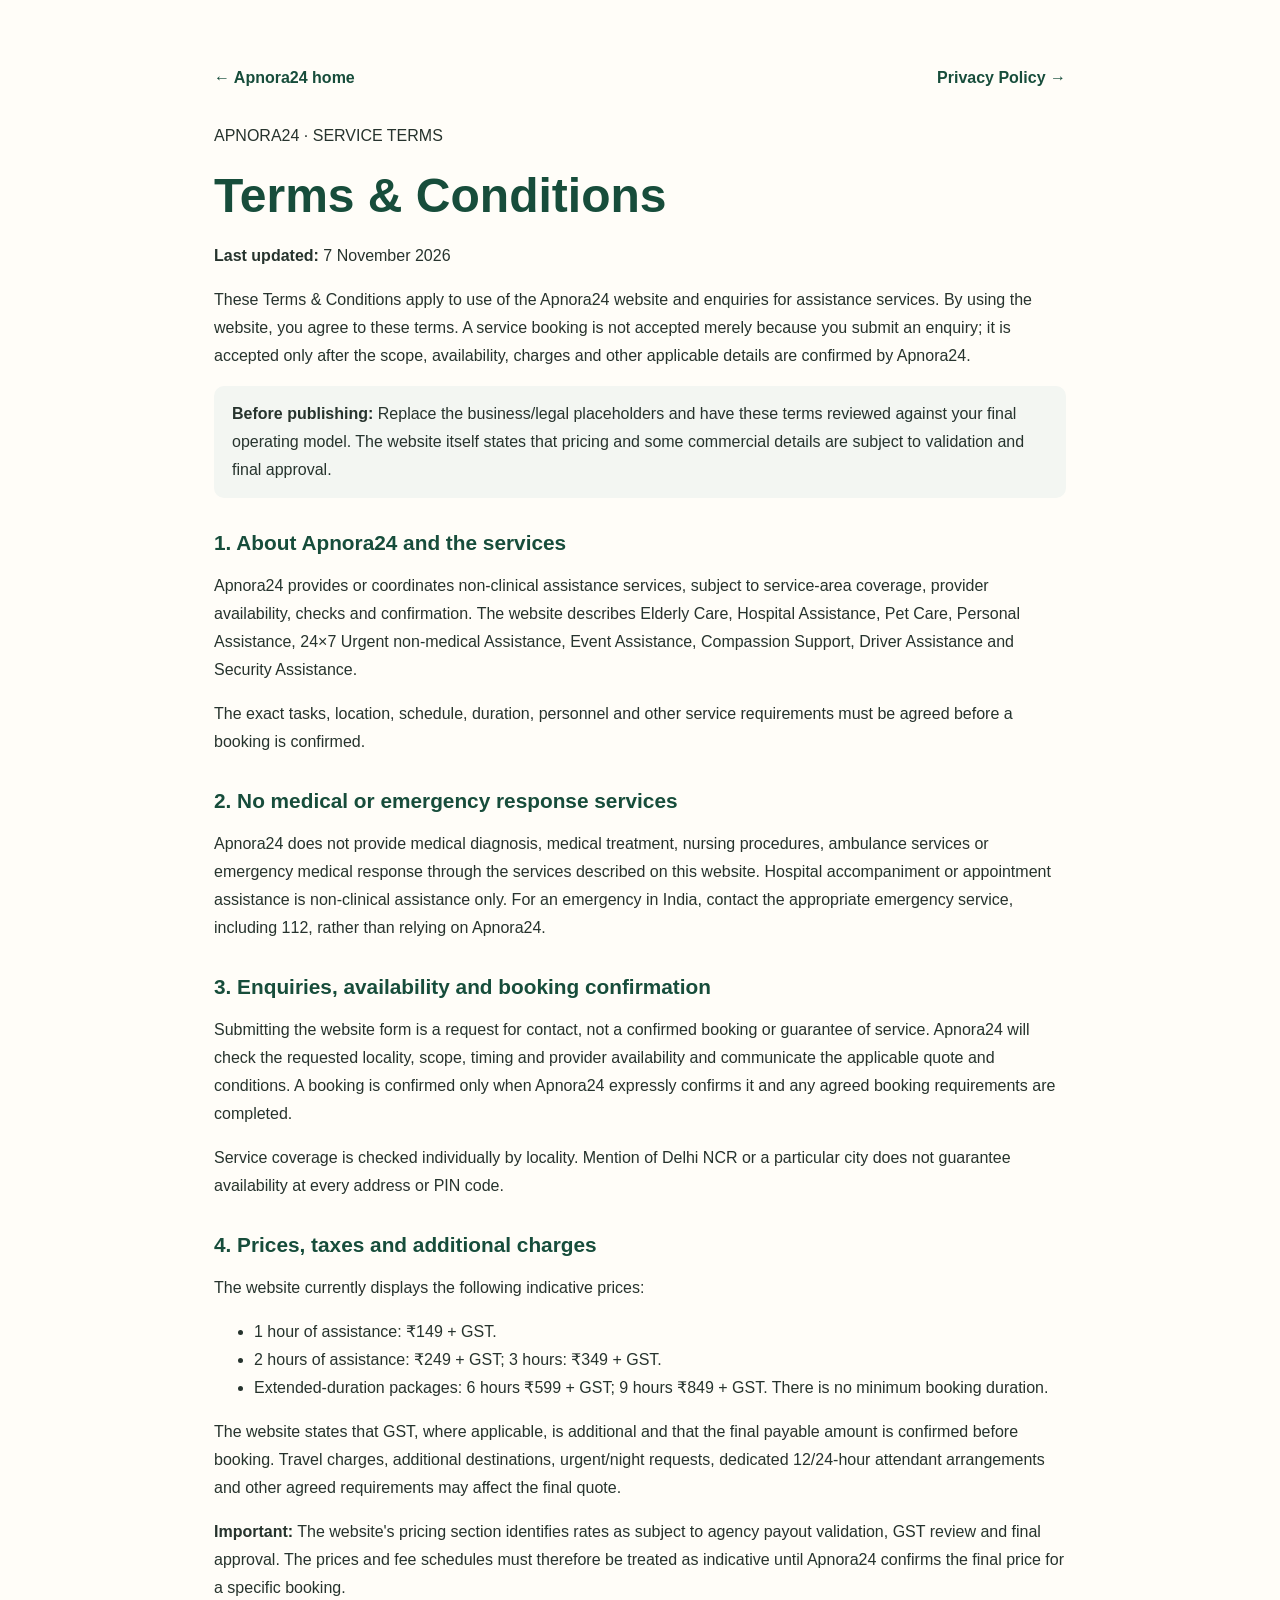
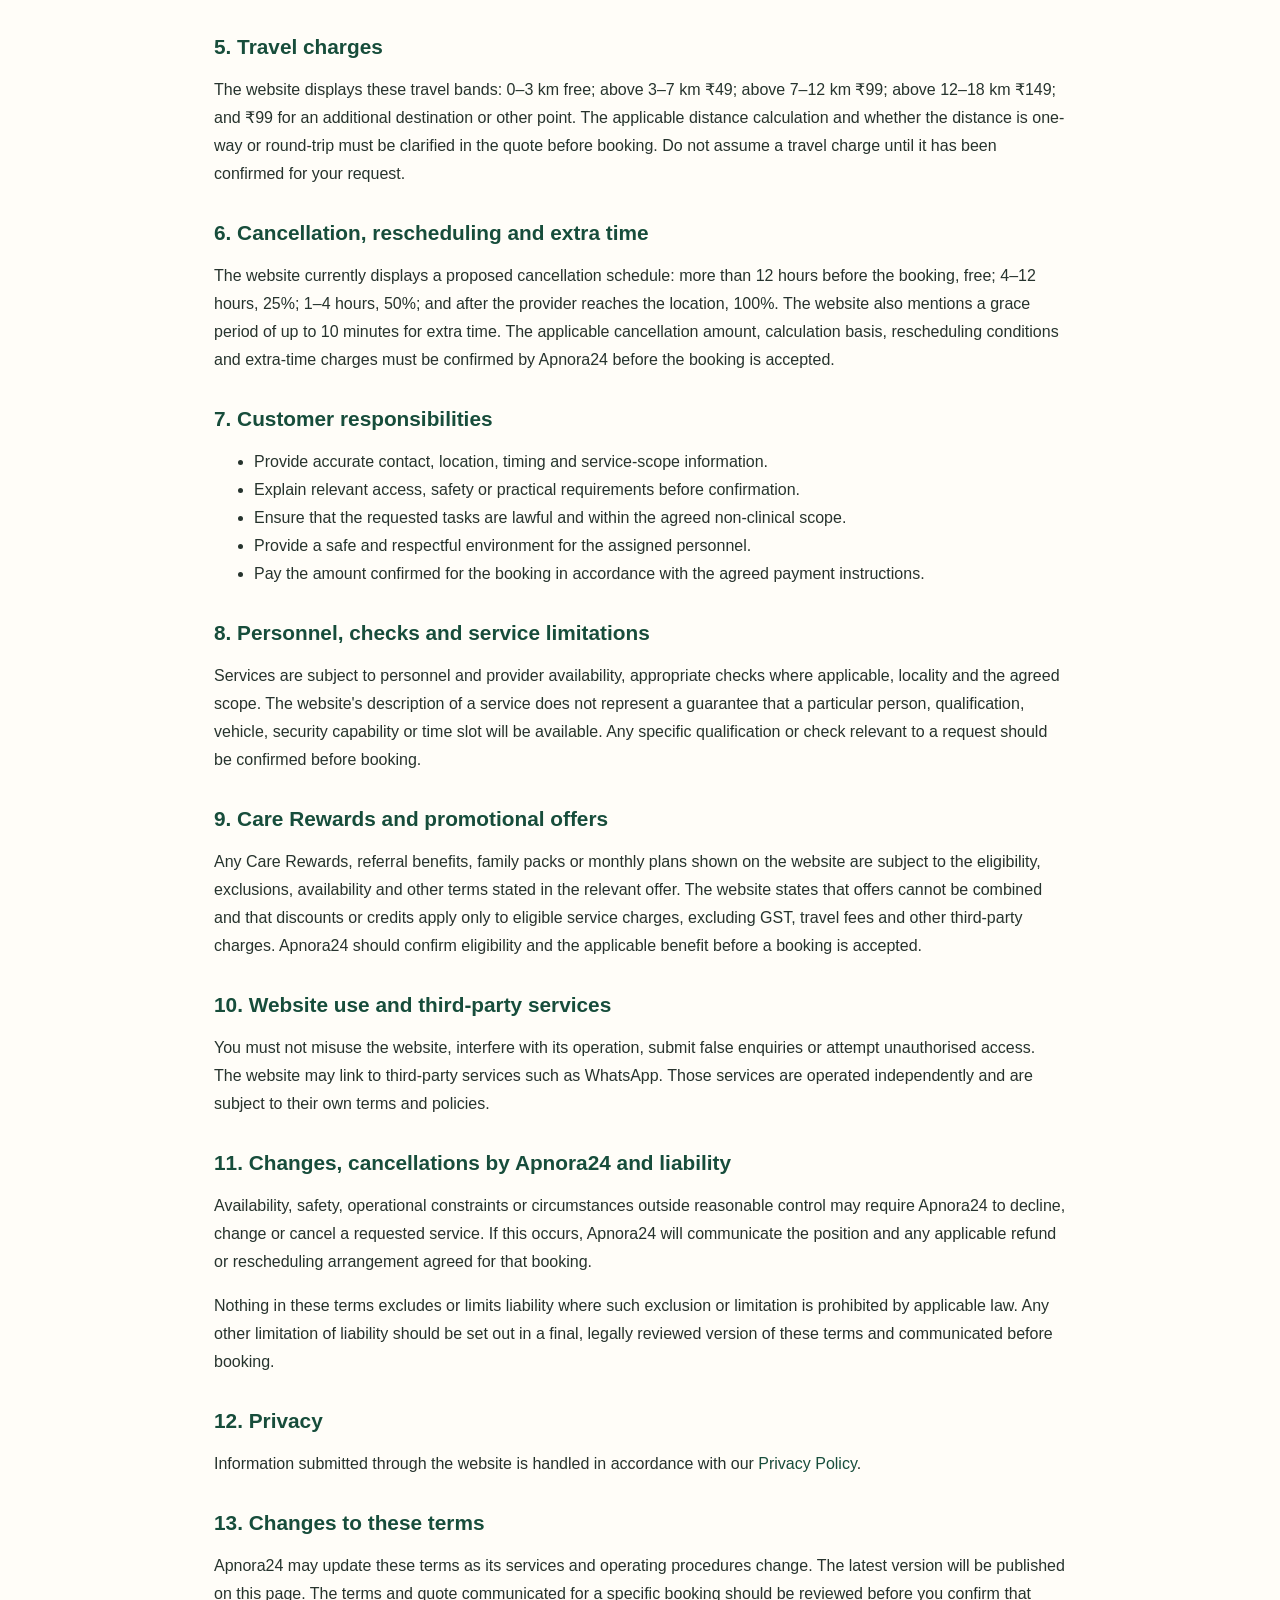
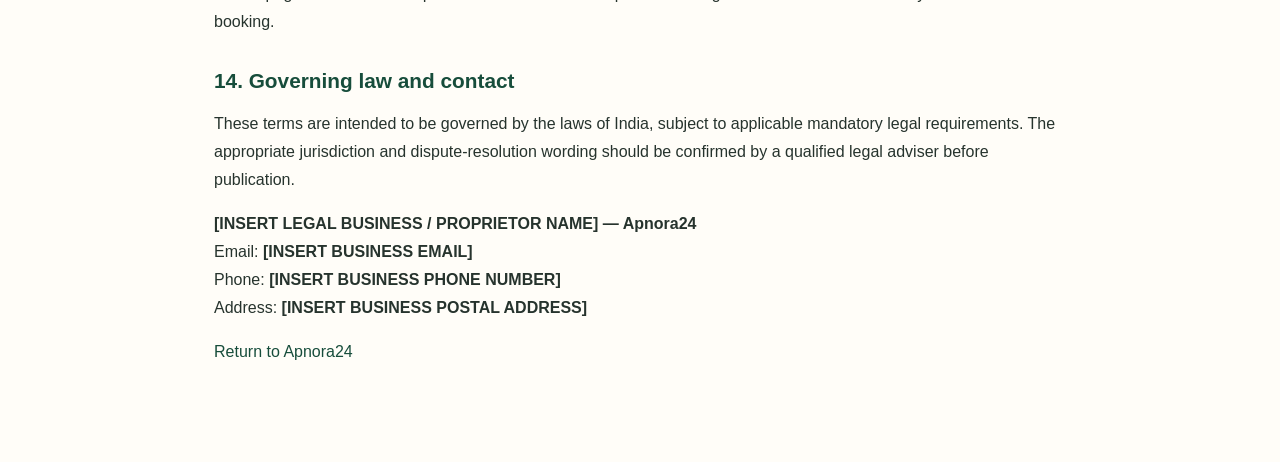
<file: apnora24-simple-netlify/terms.html>
<!doctype html>
<html lang="en">
<head>
  <meta charset="utf-8">
  <meta name="viewport" content="width=device-width, initial-scale=1">
  <meta name="theme-color" content="#174d3b">
  <title>Terms &amp; Conditions | Apnora24</title>
  <meta name="description" content="Read the terms for enquiries and non-clinical assistance services offered by Apnora24 across selected areas of Delhi NCR.">
  <meta name="robots" content="index, follow">
  <link rel="canonical" href="https://apnora24.in/terms.html">
  <meta property="og:type" content="website">
  <meta property="og:site_name" content="Apnora24">
  <meta property="og:title" content="Terms &amp; Conditions | Apnora24">
  <meta property="og:description" content="Terms for Apnora24 website enquiries and assistance services.">
  <meta property="og:url" content="https://apnora24.in/terms.html">
  <meta property="og:image" content="https://apnora24.in/assets/care-companionship.jpg">
  <link rel="stylesheet" href="styles.css">
  <style>
    .legal-page{max-width:900px;margin:0 auto;padding:64px 24px 80px;color:#26332d;line-height:1.75}
    .legal-page h1,.legal-page h2{color:#174d3b;line-height:1.25}
    .legal-page h1{font-size:clamp(2rem,5vw,3rem);margin:12px 0}
    .legal-page h2{font-size:1.3rem;margin:32px 0 10px}
    .legal-page p,.legal-page li{font-size:1rem}
    .legal-page a{color:#174d3b}
    .legal-top{display:flex;justify-content:space-between;gap:16px;flex-wrap:wrap;margin-bottom:30px}
    .legal-top a{font-weight:700;text-decoration:none}
    .legal-note{padding:14px 18px;background:#f3f6f2;border-radius:10px}
  </style>
</head>
<body>
  <main class="legal-page">
    <div class="legal-top"><a href="index.html">← Apnora24 home</a><a href="privacy-policy.html">Privacy Policy →</a></div>
    <p>APNORA24 · SERVICE TERMS</p>
    <h1>Terms &amp; Conditions</h1>
    <p><strong>Last updated:</strong> 7 November 2026</p>
    <p>These Terms &amp; Conditions apply to use of the Apnora24 website and enquiries for assistance services. By using the website, you agree to these terms. A service booking is not accepted merely because you submit an enquiry; it is accepted only after the scope, availability, charges and other applicable details are confirmed by Apnora24.</p>
    <div class="legal-note"><strong>Before publishing:</strong> Replace the business/legal placeholders and have these terms reviewed against your final operating model. The website itself states that pricing and some commercial details are subject to validation and final approval.</div>

    <h2>1. About Apnora24 and the services</h2>
    <p>Apnora24 provides or coordinates non-clinical assistance services, subject to service-area coverage, provider availability, checks and confirmation. The website describes Elderly Care, Hospital Assistance, Pet Care, Personal Assistance, 24×7 Urgent non-medical Assistance, Event Assistance, Compassion Support, Driver Assistance and Security Assistance.</p>
    <p>The exact tasks, location, schedule, duration, personnel and other service requirements must be agreed before a booking is confirmed.</p>

    <h2>2. No medical or emergency response services</h2>
    <p>Apnora24 does not provide medical diagnosis, medical treatment, nursing procedures, ambulance services or emergency medical response through the services described on this website. Hospital accompaniment or appointment assistance is non-clinical assistance only. For an emergency in India, contact the appropriate emergency service, including 112, rather than relying on Apnora24.</p>

    <h2>3. Enquiries, availability and booking confirmation</h2>
    <p>Submitting the website form is a request for contact, not a confirmed booking or guarantee of service. Apnora24 will check the requested locality, scope, timing and provider availability and communicate the applicable quote and conditions. A booking is confirmed only when Apnora24 expressly confirms it and any agreed booking requirements are completed.</p>
    <p>Service coverage is checked individually by locality. Mention of Delhi NCR or a particular city does not guarantee availability at every address or PIN code.</p>

    <h2>4. Prices, taxes and additional charges</h2>
    <p>The website currently displays the following indicative prices:</p>
    <ul>
      <li>1 hour of assistance: ₹149 + GST.</li>
      <li>2 hours of assistance: ₹249 + GST; 3 hours: ₹349 + GST.</li>
      <li>Extended-duration packages: 6 hours ₹599 + GST; 9 hours ₹849 + GST. There is no minimum booking duration.</li>
    </ul>
    <p>The website states that GST, where applicable, is additional and that the final payable amount is confirmed before booking. Travel charges, additional destinations, urgent/night requests, dedicated 12/24-hour attendant arrangements and other agreed requirements may affect the final quote.</p>
    <p><strong>Important:</strong> The website's pricing section identifies rates as subject to agency payout validation, GST review and final approval. The prices and fee schedules must therefore be treated as indicative until Apnora24 confirms the final price for a specific booking.</p>

    <h2>5. Travel charges</h2>
    <p>The website displays these travel bands: 0–3 km free; above 3–7 km ₹49; above 7–12 km ₹99; above 12–18 km ₹149; and ₹99 for an additional destination or other point. The applicable distance calculation and whether the distance is one-way or round-trip must be clarified in the quote before booking. Do not assume a travel charge until it has been confirmed for your request.</p>

    <h2>6. Cancellation, rescheduling and extra time</h2>
    <p>The website currently displays a proposed cancellation schedule: more than 12 hours before the booking, free; 4–12 hours, 25%; 1–4 hours, 50%; and after the provider reaches the location, 100%. The website also mentions a grace period of up to 10 minutes for extra time. The applicable cancellation amount, calculation basis, rescheduling conditions and extra-time charges must be confirmed by Apnora24 before the booking is accepted.</p>

    <h2>7. Customer responsibilities</h2>
    <ul>
      <li>Provide accurate contact, location, timing and service-scope information.</li>
      <li>Explain relevant access, safety or practical requirements before confirmation.</li>
      <li>Ensure that the requested tasks are lawful and within the agreed non-clinical scope.</li>
      <li>Provide a safe and respectful environment for the assigned personnel.</li>
      <li>Pay the amount confirmed for the booking in accordance with the agreed payment instructions.</li>
    </ul>

    <h2>8. Personnel, checks and service limitations</h2>
    <p>Services are subject to personnel and provider availability, appropriate checks where applicable, locality and the agreed scope. The website's description of a service does not represent a guarantee that a particular person, qualification, vehicle, security capability or time slot will be available. Any specific qualification or check relevant to a request should be confirmed before booking.</p>

    <h2>9. Care Rewards and promotional offers</h2>
    <p>Any Care Rewards, referral benefits, family packs or monthly plans shown on the website are subject to the eligibility, exclusions, availability and other terms stated in the relevant offer. The website states that offers cannot be combined and that discounts or credits apply only to eligible service charges, excluding GST, travel fees and other third-party charges. Apnora24 should confirm eligibility and the applicable benefit before a booking is accepted.</p>

    <h2>10. Website use and third-party services</h2>
    <p>You must not misuse the website, interfere with its operation, submit false enquiries or attempt unauthorised access. The website may link to third-party services such as WhatsApp. Those services are operated independently and are subject to their own terms and policies.</p>

    <h2>11. Changes, cancellations by Apnora24 and liability</h2>
    <p>Availability, safety, operational constraints or circumstances outside reasonable control may require Apnora24 to decline, change or cancel a requested service. If this occurs, Apnora24 will communicate the position and any applicable refund or rescheduling arrangement agreed for that booking.</p>
    <p>Nothing in these terms excludes or limits liability where such exclusion or limitation is prohibited by applicable law. Any other limitation of liability should be set out in a final, legally reviewed version of these terms and communicated before booking.</p>

    <h2>12. Privacy</h2>
    <p>Information submitted through the website is handled in accordance with our <a href="privacy-policy.html">Privacy Policy</a>.</p>

    <h2>13. Changes to these terms</h2>
    <p>Apnora24 may update these terms as its services and operating procedures change. The latest version will be published on this page. The terms and quote communicated for a specific booking should be reviewed before you confirm that booking.</p>

    <h2>14. Governing law and contact</h2>
    <p>These terms are intended to be governed by the laws of India, subject to applicable mandatory legal requirements. The appropriate jurisdiction and dispute-resolution wording should be confirmed by a qualified legal adviser before publication.</p>
    <p><strong>[INSERT LEGAL BUSINESS / PROPRIETOR NAME] — Apnora24</strong><br>
    Email: <strong>[INSERT BUSINESS EMAIL]</strong><br>
    Phone: <strong>[INSERT BUSINESS PHONE NUMBER]</strong><br>
    Address: <strong>[INSERT BUSINESS POSTAL ADDRESS]</strong></p>
    <p><a href="index.html">Return to Apnora24</a></p>
  </main>
</body>
</html>
</file>
<file: apnora24-simple-netlify/styles.css>
*{box-sizing:border-box} :root{--green:#174d3b;--deep:#103d30;--gold:#b98a45;--cream:#fbf8ef;--ink:#23372f;--muted:#6f7b72;--line:#e8e2d4}html{scroll-behavior:smooth}body{margin:0;background:#fffdf8;color:var(--ink);font-family:"DM Sans","Noto Sans Devanagari",sans-serif}a{color:inherit;text-decoration:none}.announcement{background:var(--deep);color:#f8f2e6;padding:10px 5%;font-size:11px;display:flex;justify-content:center;gap:12px;align-items:center;letter-spacing:.02em}.announcement span{font-family:"Noto Sans Devanagari";color:#e5c58e}.announcement i{color:#d5ad6d}.announcement a{margin-left:auto;color:#f0d8ae;font-weight:700}.header{height:84px;display:flex;align-items:center;justify-content:space-between;padding:0 7%;background:#fffdf8;position:sticky;top:0;z-index:10;border-bottom:1px solid rgba(23,77,59,.08)}.brand{display:flex;align-items:center;gap:9px;color:var(--green)}.brand-symbol{font-size:35px;line-height:1;position:relative}.brand-symbol b{font-size:13px;color:var(--gold);position:absolute;left:12px;top:12px}.brand-name{font:800 29px "Playfair Display";letter-spacing:-1.3px;line-height:1}.brand-name>span{font-size:18px;color:var(--gold);vertical-align:top}.brand-name small{display:block;font:700 7px "DM Sans";letter-spacing:.16em;margin-top:5px}.nav{display:flex;align-items:center;gap:28px;font-size:12px;font-weight:700}.nav a:not(.nav-cta):hover{color:var(--gold)}.nav-cta{background:var(--green);color:white;padding:13px 19px;border-radius:30px}.nav-cta span{margin-left:7px}.menu-toggle{display:none;border:0;background:none;font-size:25px;color:var(--green)}.hero{background:radial-gradient(ellipse at 85% 15%,#efe7d5 0,transparent 38%),var(--cream);padding:80px 8% 78px;display:grid;grid-template-columns:1.08fr .92fr;gap:6%;align-items:center;overflow:hidden}.location-pill{display:inline-flex;gap:8px;align-items:center;padding:8px 12px;border:1px solid #ded4bd;border-radius:30px;color:var(--green);font-size:9px;font-weight:800;letter-spacing:.1em;margin-bottom:23px}.location-pill span{color:var(--gold);font-size:15px}.eyebrow{font-size:10px;font-weight:800;letter-spacing:.17em;color:var(--gold);margin-bottom:17px}.eyebrow.light{color:#e4c18b}.hero h1,.section h2,.family-copy h2,.enquiry-copy h2,.ncr-section h2{font:800 clamp(47px,5.5vw,72px)/1.07 "Playfair Display";letter-spacing:-2.4px;color:var(--green);margin:0}.hero h1 em,.section h2 em,.family-copy h2 em,.enquiry-copy h2 em,.ncr-section h2 em{font-style:normal;color:var(--gold)}.hero-lead{font-size:15px;line-height:1.85;max-width:510px;color:#5d6a61;margin:23px 0 27px}.hero-actions{display:flex;align-items:center;gap:25px}.btn{display:inline-flex;align-items:center;justify-content:center;gap:22px;border:0;border-radius:35px;padding:15px 24px;font:700 12px "DM Sans";cursor:pointer;transition:.2s}.btn:hover{transform:translateY(-2px);box-shadow:0 10px 25px #153d2d20}.btn-primary{background:var(--green);color:white}.btn-primary span,.btn-gold span{font-size:19px}.text-link{font-size:12px;font-weight:700;color:var(--green)}.hero-assurance{display:flex;flex-wrap:wrap;gap:17px;margin-top:29px;color:#66766a;font-size:10px}.hero-assurance span:first-letter{color:var(--gold)}.hero-hindi{font:600 22px "Caveat";color:#9a7844;margin-top:19px}.hero-visual{position:relative;max-width:470px;margin:auto;width:100%}.hero-photo{height:435px;border-radius:47% 47% 18px 18px;overflow:hidden;border:9px solid white;box-shadow:0 25px 60px #324d3820;transform:rotate(1deg)}.hero-photo img{width:100%;height:100%;object-fit:cover;object-position:center 43%}.floating-card{position:absolute;bottom:25px;left:-38px;background:white;padding:14px 18px;border-radius:13px;display:flex;gap:12px;align-items:center;box-shadow:0 12px 35px #153d2d20}.heart{font-size:27px;color:var(--gold)}.floating-card b,.floating-card small{display:block}.floating-card b{font-size:11px;color:var(--green)}.floating-card small{font-size:9px;color:var(--muted);margin-top:4px}.round-stamp{position:absolute;right:-28px;top:20px;width:100px;height:100px;border:1px solid #c6a36b;border-radius:50%;background:#fffdf1;display:grid;place-content:center;text-align:center;color:var(--green);font:700 13px "Playfair Display";transform:rotate(9deg);box-shadow:0 5px 18px #203b2810}.round-stamp small{font:700 6px "DM Sans";letter-spacing:.1em;color:var(--gold);margin-top:4px}.quick-benefits{display:grid;grid-template-columns:repeat(4,1fr);padding:24px 7%;background:white;border-bottom:1px solid var(--line);gap:10px}.quick-benefits div{padding:4px 15px;border-right:1px solid var(--line);text-align:center}.quick-benefits div:last-child{border:0}.quick-benefits b,.quick-benefits span{display:block}.quick-benefits b{font:700 14px "Noto Sans Devanagari";color:var(--green)}.quick-benefits span{font-size:10px;color:var(--muted);margin-top:5px}.section{padding:92px 8%}.section-heading{display:flex;justify-content:space-between;align-items:end;gap:40px;margin-bottom:40px}.section h2,.ncr-section h2{font-size:clamp(40px,4.7vw,58px)}.section-heading>p{max-width:370px;color:var(--muted);line-height:1.8;font-size:12px;margin-bottom:5px}.service-grid{display:grid;grid-template-columns:repeat(3,1fr);gap:15px}.service-card{border:1px solid var(--line);border-radius:15px;padding:23px 22px 21px;background:white;min-height:265px;transition:.22s}.service-card:hover{transform:translateY(-4px);box-shadow:0 15px 35px #1b4a3512;border-color:#d8c7a8}.service-card.featured{background:#f7f4e9}.service-top{display:flex;justify-content:space-between;align-items:center;margin-bottom:16px}.service-icon{font-size:23px;color:var(--gold)}.service-number{font:600 12px "Playfair Display";color:#c8c1b3}.service-card h3{font:700 20px "Playfair Display";color:var(--green);margin:0 0 8px}.service-card p{font-size:11px;line-height:1.65;color:var(--muted);min-height:37px;margin:0 0 11px}.service-card ul{list-style:none;padding:0;margin:0 0 15px}.service-card li{font-size:10px;color:#617065;margin:7px 0}.service-card li:before{content:"✓";color:var(--gold);font-weight:800;margin-right:7px}.service-card a{font-size:10px;font-weight:800;color:var(--green)}.service-card a span{color:var(--gold);margin-left:5px}.section-footnote{font-size:10px;color:#8a9188;margin-top:20px;line-height:1.6}.family-banner{background:var(--green);color:white;padding:75px 8%;display:grid;grid-template-columns:1fr .9fr;gap:9%;align-items:center}.family-copy h2{color:white;font-size:clamp(39px,4.7vw,58px)}.family-copy h2 em{color:#e0bd83}.family-copy>p{font-size:12px;line-height:1.8;color:#d4e0d7;max-width:440px;margin:22px 0}.btn-light{background:#fffdf4;color:var(--green)}.family-points>div{display:flex;gap:18px;padding:18px 0;border-bottom:1px solid #ffffff35}.family-points>div:last-child{border:0}.family-points>b,.family-points>div>b{font:700 20px "Playfair Display";color:#dfbd83}.family-points strong,.family-points small{display:block}.family-points strong{font:700 14px "Playfair Display"}.family-points small{font-size:10px;line-height:1.6;color:#d0ddd3;margin-top:5px}.steps{display:grid;grid-template-columns:repeat(3,1fr);gap:35px;margin-top:38px}.steps>div{border-top:1px solid #d9d0bd;padding-top:19px}.steps span{font:700 25px "Playfair Display";color:var(--gold)}.steps h3{font:700 18px "Playfair Display";color:var(--green);margin:12px 0 8px}.steps p{font-size:11px;line-height:1.8;color:var(--muted);max-width:280px}.pricing-section{background:#fffdf8}.pricing-layout{display:grid;grid-template-columns:1.1fr .9fr;gap:20px}.price-panel,.fees-panel{border:1px solid var(--line);border-radius:16px;padding:26px;background:white}.price-panel-head{display:flex;align-items:center;justify-content:space-between;font-size:9px;letter-spacing:.14em;font-weight:800;color:var(--green);padding-bottom:14px;border-bottom:1px solid var(--line)}.price-tag{font-size:9px;letter-spacing:0;background:#f4efe2;color:#8c6934;padding:7px 10px;border-radius:20px}.hourly-row{display:flex;justify-content:space-between;align-items:center;padding:16px 0;border-bottom:1px solid var(--line)}.hourly-row strong,.hourly-row small{display:block}.hourly-row strong{font-size:13px;color:var(--green)}.hourly-row small{font-size:9px;color:var(--muted);margin-top:5px}.price{font:700 25px "Playfair Display";color:var(--green);text-align:right}.price small{font:500 9px "DM Sans";color:var(--muted)}.urgent .price{color:#a56c35}.package-title{margin-top:22px}.package-grid{display:grid;grid-template-columns:repeat(4,1fr);gap:8px;margin-top:15px}.package{background:#f7f5ed;border-radius:10px;padding:14px 7px;text-align:center}.package.best{background:#eaf0e8;border:1px solid #cbd9cd}.package small,.package span{display:block;font-size:8px;color:var(--muted)}.package strong{display:block;font:700 22px "Playfair Display";color:var(--green);margin:7px 0}.price-note{font-size:9px;line-height:1.6;color:#7b837b;margin:15px 0 0}.fees-panel{background:#f7f5ed}.fees-panel h3{font:700 25px/1.2 "Playfair Display";color:var(--green);margin:0 0 22px}.fee-list{border-top:1px solid #e4ddcf}.fee-list div{display:flex;justify-content:space-between;padding:11px 0;border-bottom:1px solid #e4ddcf;font-size:11px}.fee-list b{color:var(--green)}.policy-mini{margin-top:18px}.policy-mini strong{font-size:11px;color:var(--green)}.policy-mini p{font-size:10px;line-height:1.7;color:var(--muted);margin:6px 0 0}.pricing-disclaimer{margin-top:16px;background:#f2ecdf;padding:13px 16px;border-radius:9px;color:#726c5e;font-size:9px;line-height:1.7}.ncr-section{background:#f1eee3;padding:65px 8%;display:flex;justify-content:space-between;align-items:center;gap:40px}.ncr-section h2{font-size:clamp(36px,4vw,49px)}.ncr-section p{font-size:11px;line-height:1.8;color:var(--muted);max-width:440px}.area-chips{display:flex;flex-wrap:wrap;gap:9px;max-width:390px}.area-chips span{background:white;border:1px solid #e2d9c8;border-radius:30px;padding:10px 15px;font-size:11px;color:var(--green);font-weight:700}.area-chips small{font-size:9px;color:#7e857b;line-height:1.6;margin-top:8px}.faq-section{background:white}.faq-list{max-width:850px;margin-left:auto}.faq-list details{border-bottom:1px solid var(--line);padding:17px 3px}.faq-list summary{font:700 14px "Playfair Display";color:var(--green);cursor:pointer;list-style:none;display:flex;justify-content:space-between;gap:20px}.faq-list summary:after{content:"+";font:500 20px "DM Sans";color:var(--gold)}.faq-list details[open] summary:after{content:"−"}.faq-list details p{font-size:11px;line-height:1.8;color:var(--muted);max-width:740px}.enquiry-section{background:var(--green);padding:75px 8%;display:grid;grid-template-columns:1fr 1fr;gap:9%;align-items:center}.enquiry-copy h2{color:white;font-size:clamp(42px,4.8vw,59px)}.enquiry-copy h2 em{color:#dfbd83}.enquiry-copy>p{color:#d5e0d7;line-height:1.8;font-size:12px;max-width:390px}.contact-promise{display:flex;align-items:center;gap:12px;margin-top:25px}.contact-promise>span{font-size:28px;color:#e2c08a}.contact-promise b,.contact-promise small{display:block}.contact-promise b{font:700 14px "Playfair Display"}.contact-promise small{font:500 16px "Caveat";color:#dfbd83;margin-top:3px}.enquiry-form{background:#fffdf8;border-radius:16px;padding:27px}.enquiry-form h3{font:700 24px "Playfair Display";color:var(--green);margin:0}.form-intro{font-size:10px;color:var(--muted);margin:5px 0 19px}.enquiry-form label{display:block;font-size:10px;font-weight:700;color:#506157;margin-bottom:12px}.enquiry-form input,.enquiry-form select,.enquiry-form textarea{display:block;width:100%;margin-top:6px;border:1px solid #e5e0d5;background:white;border-radius:7px;padding:11px;font:11px "DM Sans";color:var(--ink);outline:none}.enquiry-form input:focus,.enquiry-form select:focus,.enquiry-form textarea:focus{border-color:var(--green)}.form-row{display:grid;grid-template-columns:1fr 1fr;gap:11px}.btn-gold{background:var(--gold);color:white;width:100%;margin-top:4px}.form-hint{font-size:9px;line-height:1.6;color:#899087;margin-bottom:0}.footer{background:#103d30;color:#e7eee7;padding:48px 8% 18px;display:grid;grid-template-columns:1.5fr 1fr 1fr 1fr;gap:25px}.brand-footer{color:white}.brand-footer .brand-name{font-size:26px}.footer-brand>p{font:500 18px "Caveat";color:#d7bd8d}.footer>div:not(.footer-brand):not(.footer-bottom){display:flex;flex-direction:column;gap:10px;font-size:10px}.footer>div strong{color:#d8bb86;font-size:10px;margin-bottom:4px}.footer a,.footer span,.footer small{color:#d2dfd5}.footer a:hover{color:white}.footer small{font-size:9px;line-height:1.6}.footer-bottom{grid-column:1/-1;border-top:1px solid #ffffff30;padding-top:16px;margin-top:20px;display:flex;justify-content:space-between;color:#b9c9bd;font-size:9px}.footer-bottom span:last-child{color:#d8bb86}@media(max-width:900px){.nav{gap:15px}.hero{padding-top:60px}.hero h1{font-size:56px}.service-grid{grid-template-columns:repeat(2,1fr)}.pricing-layout{grid-template-columns:1fr}.family-banner{gap:5%}}@media(max-width:650px){.announcement{font-size:8px;gap:6px;flex-wrap:wrap}.announcement a{margin-left:0}.header{height:70px;padding:0 20px}.brand-name{font-size:25px}.menu-toggle{display:block}.nav{display:none;position:absolute;top:70px;left:0;right:0;background:#fffdf8;padding:20px 24px;flex-direction:column;align-items:stretch;box-shadow:0 15px 20px #102d2015}.nav.open{display:flex}.nav-cta{text-align:center}.hero{display:flex;flex-direction:column;align-items:stretch;padding:48px 23px 48px;gap:35px}.hero h1{font-size:47px;letter-spacing:-1.8px}.hero-lead{font-size:13px}.hero-assurance{font-size:9px;gap:10px}.hero-visual{width:85%;max-width:350px}.hero-photo{height:340px}.floating-card{left:-22px;bottom:14px;padding:10px 12px}.round-stamp{right:-22px;width:82px;height:82px;font-size:11px}.quick-benefits{grid-template-columns:1fr 1fr;padding:20px 13px;gap:15px}.quick-benefits div{border:0;text-align:left;padding:4px 9px}.quick-benefits b{font-size:12px}.quick-benefits span{font-size:9px}.section{padding:65px 22px}.section-heading{display:block;margin-bottom:28px}.section-heading>p{font-size:11px;margin-top:16px}.section h2{font-size:41px}.service-grid{grid-template-columns:1fr;gap:11px}.service-card{min-height:0;padding:20px}.service-card p{min-height:0}.family-banner{grid-template-columns:1fr;padding:60px 23px;gap:25px}.family-copy h2{font-size:40px}.family-points>div{padding:14px 0}.steps{grid-template-columns:1fr;gap:20px;margin-top:30px}.steps>div{padding-top:13px}.steps h3{margin:8px 0}.package-grid{grid-template-columns:repeat(2,1fr)}.price-panel,.fees-panel{padding:19px}.ncr-section{padding:55px 23px;display:block}.ncr-section h2{font-size:39px}.area-chips{margin-top:23px}.faq-list summary{font-size:12px}.enquiry-section{grid-template-columns:1fr;padding:58px 22px;gap:25px}.enquiry-copy h2{font-size:43px}.enquiry-form{padding:21px}.form-row{grid-template-columns:1fr;gap:0}.footer{padding:40px 22px 18px;grid-template-columns:1fr 1fr;gap:24px}.footer-brand{grid-column:1/-1}.footer-bottom{display:block;line-height:2}.footer-bottom span:last-child{display:block}}

/* Apnora24 Care Rewards */
.rewards-section { background: #fbf8f0; }
.rewards-hero {
  display:flex; align-items:center; justify-content:space-between; gap:24px;
  padding:34px 38px; margin:28px 0 22px; border-radius:22px;
  color:#fff; background:linear-gradient(115deg,#174d3b,#286b50);
  box-shadow:0 14px 34px rgba(23,77,59,.12);
}
.rewards-kicker { display:inline-block; font-size:.72rem; font-weight:800; letter-spacing:.14em; color:#e6c77b; }
.rewards-hero h3 { margin:8px 0; font-family:'Playfair Display',serif; font-size:clamp(2rem,4vw,3.3rem); }
.rewards-hero h3 strong { color:#f0d38b; }
.rewards-hero p { max-width:620px; margin:0; color:rgba(255,255,255,.86); }
.rewards-heart { color:#f0d38b; font-size:6rem; line-height:1; padding:0 18px; }
.rewards-grid { display:grid; grid-template-columns:repeat(3,minmax(0,1fr)); gap:18px; }
.reward-card {
  padding:25px; border:1px solid #e9e2d3; border-radius:18px; background:#fff;
  box-shadow:0 8px 24px rgba(35,55,43,.045);
}
.reward-card h3 { margin:12px 0 8px; color:#174d3b; font-family:'Playfair Display',serif; font-size:1.25rem; }
.reward-card p { margin:0 0 12px; color:#5f675f; line-height:1.65; }
.reward-card ul { margin:12px 0 0; padding-left:19px; color:#5f675f; }
.reward-card li { margin:8px 0; line-height:1.5; }
.reward-card li strong { color:#174d3b; }
.reward-icon { display:inline-grid; place-items:center; width:40px; height:40px; border-radius:50%; background:#f5efdf; color:#98742f; font-size:1.35rem; }
.reward-offer { margin:5px 0 10px; color:#a17b2e; font-size:1.75rem; font-weight:800; }
.reward-card small { display:block; color:#7b817a; line-height:1.5; }
.featured-reward { border:1px solid #d9c58e; background:#fffdf7; }
.rewards-terms { margin-top:22px; padding:22px 25px; border-radius:16px; background:#f2ecdc; color:#596057; }
.rewards-terms strong { display:block; margin-bottom:7px; color:#174d3b; }
.rewards-terms p { margin:0 0 16px; font-size:.9rem; line-height:1.7; }
@media (max-width:900px) {
  .rewards-grid { grid-template-columns:repeat(2,minmax(0,1fr)); }
}
@media (max-width:600px) {
  .rewards-hero { padding:26px 22px; }
  .rewards-heart { font-size:3.5rem; padding:0; }
  .rewards-grid { grid-template-columns:1fr; }
  .reward-card { padding:22px; }
}


/* Apnora24 chatbot enhancements */

.apnora-chat-quick {
  display: flex;
  flex-wrap: wrap;
  gap: 8px;
  padding: 12px;
}

.apnora-chat-quick button {
  cursor: pointer;
  border: 1px solid #d7e4dc;
  border-radius: 20px;
  background: #fff;
  color: #174d3b;
  padding: 9px 13px;
  font-size: 12px;
  font-weight: 600;
  transition: background .2s ease, color .2s ease;
}

.apnora-chat-quick button:hover,
.apnora-chat-quick button:focus-visible {
  background: #174d3b;
  color: #fff;
}

.apnora-chat-messages {
  scroll-behavior: smooth;
  overflow-y: auto;
  overscroll-behavior: contain;
}

.apnora-chat-bubble {
  white-space: pre-line;
  overflow-wrap: anywhere;
  line-height: 1.6;
}

.apnora-chat-quick button:focus-visible,
.apnora-chat-launch:focus-visible,
.apnora-chat-close:focus-visible {
  outline: 3px solid #d6a64f;
  outline-offset: 3px;
}

@media (max-width: 480px) {
  .apnora-chat-panel {
    width: calc(100vw - 24px);
    max-width: 400px;
    right: 12px;
    bottom: 80px;
  }

  .apnora-chat-quick button {
    font-size: 11px;
    padding: 8px 10px;
  }
}


/* Apnora24 cookie consent banner */
.cookie-banner {
  position: fixed;
  bottom: 20px;
  left: 20px;
  z-index: 10000;
  width: min(520px, calc(100% - 40px));
  padding: 20px;
  background: #ffffff;
  color: #26352e;
  border: 1px solid #dce5df;
  border-radius: 14px;
  box-shadow: 0 8px 35px rgba(0, 0, 0, 0.15);
}

.cookie-banner[hidden] {
  display: none !important;
}

.cookie-banner strong {
  font-size: 17px;
}

.cookie-banner p {
  font-size: 13px;
  line-height: 1.6;
  margin: 8px 0 14px;
}

.cookie-banner a {
  color: #174d3b;
  font-weight: 600;
}

.cookie-actions {
  display: flex;
  gap: 10px;
}

.cookie-actions button {
  padding: 10px 20px;
  border-radius: 8px;
  border: 1px solid #174d3b;
  background: #174d3b;
  color: white;
  cursor: pointer;
  font-weight: 600;
}

.cookie-actions button:last-child {
  background: white;
  color: #174d3b;
}

@media (max-width: 480px) {
  .cookie-banner {
    left: 10px;
    bottom: 10px;
    width: calc(100% - 20px);
  }
}
/* Enquiry form action buttons */
.form-actions {
  display: flex;
  flex-wrap: wrap;
  gap: 12px;
  margin-top: 12px;
}

.form-actions .btn {
  flex: 1 1 200px;
  justify-content: center;
  cursor: pointer;
  min-height: 48px;
}

.btn-whatsapp {
  background: #25D366;
  color: #ffffff;
  border: 1px solid #25D366;
}

.btn-whatsapp:hover {
  background: #1eae55;
  border-color: #1eae55;
}


@media screen and (max-width: 520px) {
  .form-actions {
    display: flex !important;
    flex-direction: column !important;
    align-items: center !important;
    gap: 10px !important;
    width: 100% !important;
  }

  .form-actions .btn {
    flex: 0 0 44px !important;
    width: 100% !important;
    max-width: 280px !important;
    height: 44px !important;
    min-height: 44px !important;
    max-height: 44px !important;
    padding: 0 16px !important;
    margin: 0 !important;
    font-size: 12px !important;
    line-height: 1 !important;
    gap: 10px !important;
    border-radius: 25px !important;
    box-sizing: border-box !important;
  }

  .form-actions .btn span {
    font-size: 16px !important;
  }
}
</file>
<file: apnora24-simple-netlify/chat-widget.css>
/* Apnora24 chatbot and enquiry-form enhancements. */
.apnora-honeypot { position:absolute !important; left:-10000px !important; width:1px !important; height:1px !important; overflow:hidden !important; }
.apnora-consent { display:flex !important; flex-direction:row !important; align-items:flex-start !important; gap:10px !important; font-size:13px !important; line-height:1.5 !important; }
.apnora-consent input { width:17px !important; min-width:17px !important; height:17px !important; margin:2px 0 0 !important; flex:0 0 17px !important; }
.apnora-whatsapp-after { display:inline-block; margin-top:12px; color:#174d3b; font-weight:700; text-decoration:underline; }
.apnora-whatsapp-after[hidden] { display:none !important; }
.apnora-chat { position:fixed; right:22px; bottom:22px; z-index:9999; font-family:inherit; }
.apnora-chat-launch { display:inline-flex; align-items:center; justify-content:center; gap:7px; border:0; border-radius:999px; padding:13px 19px; background:#174d3b; color:#fff; box-shadow:0 8px 28px #102d2440; font-family:inherit; font-size:15px; font-weight:700; cursor:pointer; }
.apnora-chat-launch:hover { background:#103c2d; }
.apnora-chat-panel { position:absolute; right:0; bottom:66px; width:min(370px, calc(100vw - 28px)); height:min(560px, calc(100dvh - 112px)); min-height:360px; background:#fff; color:#24352e; border:1px solid #d9e2dc; border-radius:18px; box-shadow:0 14px 48px #102d2440; display:flex; flex-direction:column; overflow:hidden; }
.apnora-chat-panel[hidden] { display:none !important; }
.apnora-chat-header { display:flex; flex:0 0 auto; align-items:center; justify-content:space-between; gap:12px; padding:15px 17px; background:#174d3b; color:#fff; }
.apnora-chat-header strong,.apnora-chat-header small { display:block; }
.apnora-chat-header strong { font-size:15px; }
.apnora-chat-header small { margin-top:3px; opacity:.85; font-size:12px; }
.apnora-chat-header button { width:34px; height:34px; border:0; border-radius:8px; background:transparent; color:#fff; font-size:27px; line-height:1; cursor:pointer; }
.apnora-chat-header button:hover { background:#ffffff20; }
.apnora-chat-messages { flex:1 1 auto; min-height:0; overflow-y:auto; overscroll-behavior:contain; padding:15px; background:#f7faf8; }
.apnora-chat-bubble { max-width:92%; padding:10px 12px; margin:0 0 10px; border-radius:13px; white-space:pre-wrap; overflow-wrap:anywhere; font-size:13px; line-height:1.55; }
.apnora-chat-bubble.bot { background:#e8f1eb; border-bottom-left-radius:4px; }
.apnora-chat-bubble.user { margin-left:auto; background:#174d3b; color:#fff; border-bottom-right-radius:4px; }
.apnora-chat-quick { display:flex; flex:0 0 auto; flex-wrap:wrap; gap:6px; padding:9px 12px; border-top:1px solid #edf1ee; background:#fff; }
.apnora-chat-quick button { border:1px solid #b9cfc1; border-radius:999px; padding:7px 10px; color:#174d3b; background:#fff; font-family:inherit; font-size:11px; font-weight:600; cursor:pointer; }
.apnora-chat-quick button:hover { background:#edf5ef; }
.apnora-chat-input { display:flex; flex:0 0 auto; gap:8px; padding:10px 12px; border-top:1px solid #edf1ee; background:#fff; }
.apnora-chat-input input { flex:1; min-width:0; width:100%; border:1px solid #d6e0d9; border-radius:9px; padding:10px 11px; color:#24352e; background:#fff; font:inherit; font-size:14px; }
.apnora-chat-input button { width:42px; min-width:42px; border:0; border-radius:9px; background:#174d3b; color:#fff; font-size:17px; cursor:pointer; }
.apnora-chat-foot { flex:0 0 auto; margin:0; padding:0 12px 10px; color:#68766e; background:#fff; font-size:10px; line-height:1.4; text-align:center; }
.apnora-chat button:focus-visible,.apnora-chat input:focus-visible { outline:3px solid #d4a94c; outline-offset:2px; }
@media (max-width:520px) {
  .apnora-chat { right:12px; bottom:12px; }
  .apnora-chat-launch { padding:12px 16px; }
  .apnora-chat-panel { right:-2px; bottom:62px; width:min(370px, calc(100vw - 24px)); height:min(570px, calc(100dvh - 96px)); }
}
@media (prefers-reduced-motion: reduce) { .apnora-chat * { scroll-behavior:auto !important; transition:none !important; } }
</file>
